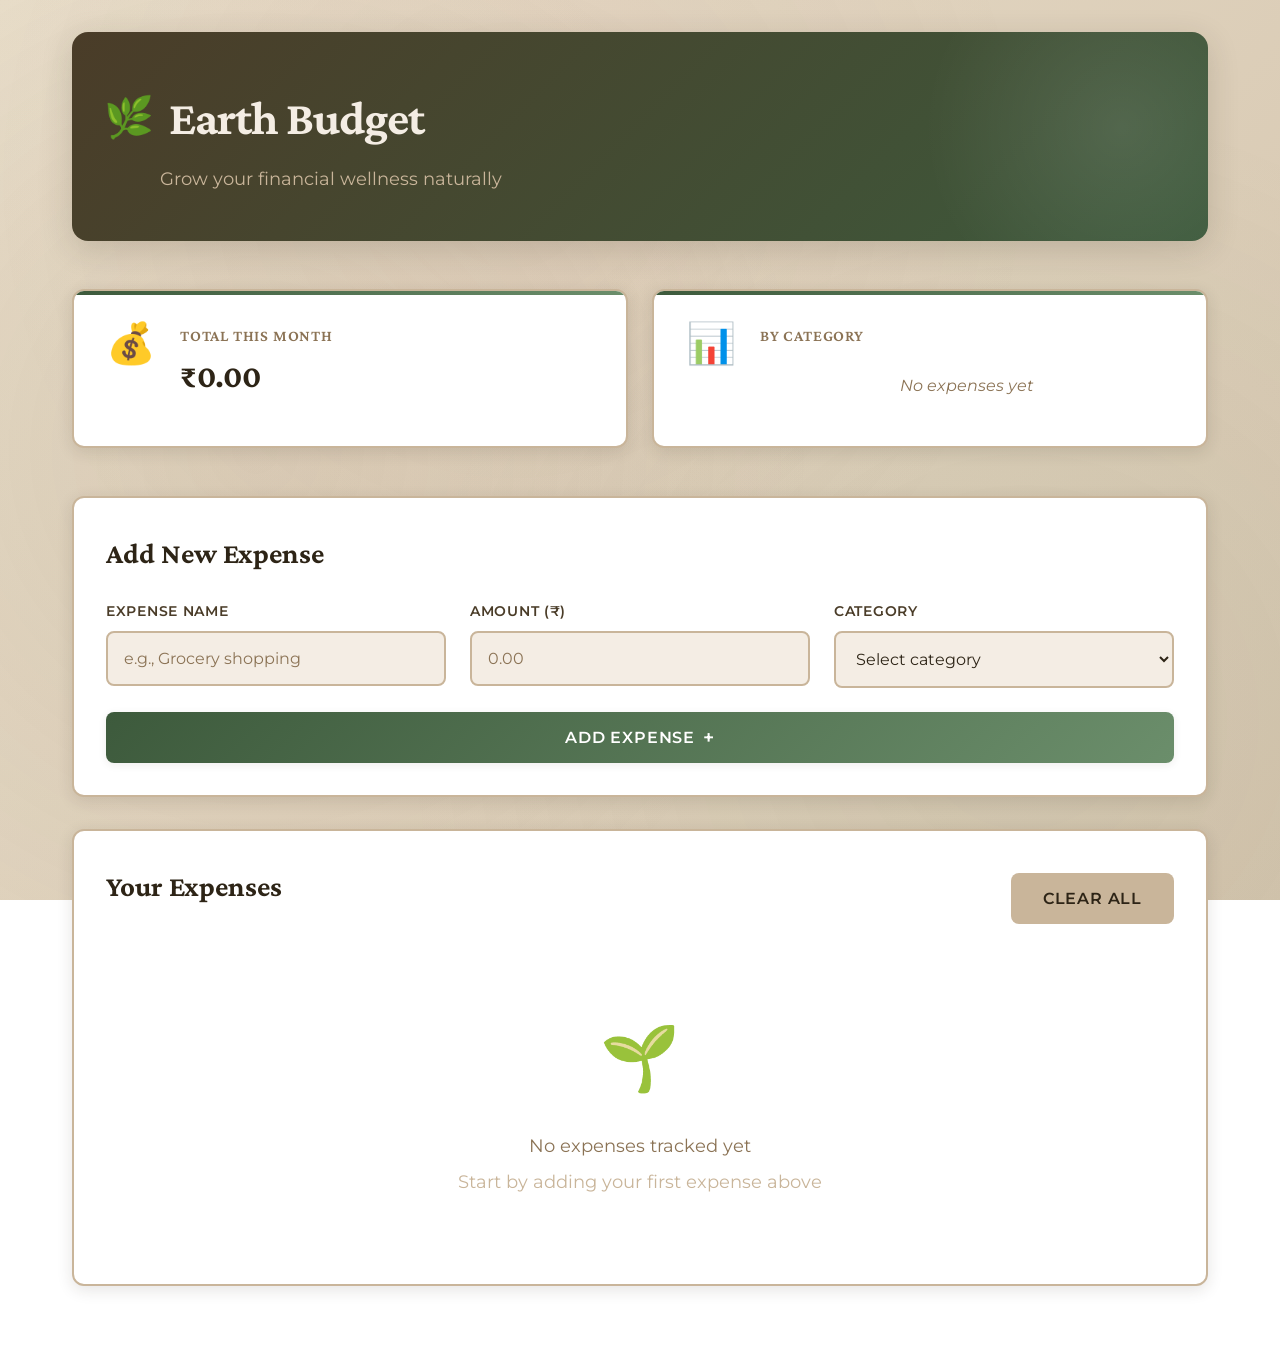
<file: budgeting/index.html>
<!DOCTYPE html>
<html lang="en">
<head>
    <meta charset="UTF-8">
    <meta name="viewport" content="width=device-width, initial-scale=1.0">
    <title>Earth Budget - Your Natural Finance Tracker</title>
    <link rel="stylesheet" href="styles.css">
    <link rel="preconnect" href="https://fonts.googleapis.com">
    <link rel="preconnect" href="https://fonts.gstatic.com" crossorigin>
    <link href="https://fonts.googleapis.com/css2?family=Crimson+Pro:wght@400;600;700&family=Montserrat:wght@400;500;600&display=swap" rel="stylesheet">
</head>
<body>
    <div class="app-container">
        <!-- Header -->
        <header class="app-header">
            <div class="header-content">
                <h1 class="app-title">
                    <span class="leaf-icon">🌿</span>
                    Earth Budget
                </h1>
                <p class="app-subtitle">Grow your financial wellness naturally</p>
            </div>
        </header>

        <!-- Main Content -->
        <main class="main-content">
            <!-- Summary Cards -->
            <section class="summary-section">
                <div class="summary-card total-card">
                    <div class="card-icon">💰</div>
                    <div class="card-content">
                        <h3 class="card-label">Total This Month</h3>
                        <p class="card-value" id="totalSpent">₹0.00</p>
                    </div>
                </div>

                <div class="summary-card categories-card">
                    <div class="card-icon">📊</div>
                    <div class="card-content">
                        <h3 class="card-label">By Category</h3>
                        <div id="categoryBreakdown" class="category-breakdown">
                            <p class="empty-state">No expenses yet</p>
                        </div>
                    </div>
                </div>
            </section>

            <!-- Add Expense Form -->
            <section class="add-expense-section">
                <h2 class="section-title">Add New Expense</h2>
                <form id="expenseForm" class="expense-form">
                    <div class="form-row">
                        <div class="form-group">
                            <label for="expenseName">Expense Name</label>
                            <input 
                                type="text" 
                                id="expenseName" 
                                name="expenseName" 
                                placeholder="e.g., Grocery shopping"
                                required
                            >
                        </div>

                        <div class="form-group">
                            <label for="expenseAmount">Amount (₹)</label>
                            <input 
                                type="number" 
                                id="expenseAmount" 
                                name="expenseAmount" 
                                placeholder="0.00"
                                step="0.01"
                                min="0"
                                required
                            >
                        </div>

                        <div class="form-group">
                            <label for="expenseCategory">Category</label>
                            <select id="expenseCategory" name="expenseCategory" required>
                                <option value="">Select category</option>
                                <option value="food">🍎 Food & Dining</option>
                                <option value="health">💊 Health & Wellness</option>
                                <option value="transport">🚗 Transportation</option>
                                <option value="entertainment">🎬 Entertainment</option>
                                <option value="utilities">💡 Utilities</option>
                                <option value="shopping">🛍️ Shopping</option>
                                <option value="education">📚 Education</option>
                                <option value="other">🌍 Other</option>
                            </select>
                        </div>
                    </div>

                    <button type="submit" class="btn btn-primary" id="submitBtn">
                        <span class="btn-text">Add Expense</span>
                        <span class="btn-icon">+</span>
                    </button>
                </form>
            </section>

            <!-- Expenses List -->
            <section class="expenses-section">
                <div class="section-header">
                    <h2 class="section-title">Your Expenses</h2>
                    <button class="btn btn-secondary" id="clearAllBtn">Clear All</button>
                </div>
                
                <div id="expensesList" class="expenses-list">
                    <div class="empty-state-large">
                        <div class="empty-icon">🌱</div>
                        <p>No expenses tracked yet</p>
                        <p class="empty-subtitle">Start by adding your first expense above</p>
                    </div>
                </div>
            </section>
        </main>
    </div>

    <!-- Edit Modal -->
    <div id="editModal" class="modal">
        <div class="modal-content">
            <div class="modal-header">
                <h2>Edit Expense</h2>
                <button class="close-modal" id="closeModal">&times;</button>
            </div>
            <form id="editExpenseForm" class="expense-form">
                <div class="form-group">
                    <label for="editExpenseName">Expense Name</label>
                    <input 
                        type="text" 
                        id="editExpenseName" 
                        name="editExpenseName" 
                        required
                    >
                </div>

                <div class="form-group">
                    <label for="editExpenseAmount">Amount (₹)</label>
                    <input 
                        type="number" 
                        id="editExpenseAmount" 
                        name="editExpenseAmount" 
                        step="0.01"
                        min="0"
                        required
                    >
                </div>

                <div class="form-group">
                    <label for="editExpenseCategory">Category</label>
                    <select id="editExpenseCategory" name="editExpenseCategory" required>
                        <option value="food">🍎 Food & Dining</option>
                        <option value="health">💊 Health & Wellness</option>
                        <option value="transport">🚗 Transportation</option>
                        <option value="entertainment">🎬 Entertainment</option>
                        <option value="utilities">💡 Utilities</option>
                        <option value="shopping">🛍️ Shopping</option>
                        <option value="education">📚 Education</option>
                        <option value="other">🌍 Other</option>
                    </select>
                </div>

                <div class="modal-actions">
                    <button type="button" class="btn btn-secondary" id="cancelEdit">Cancel</button>
                    <button type="submit" class="btn btn-primary">Save Changes</button>
                </div>
            </form>
        </div>
    </div>

    <script src="script.js"></script>
</body>
</html>
</file>
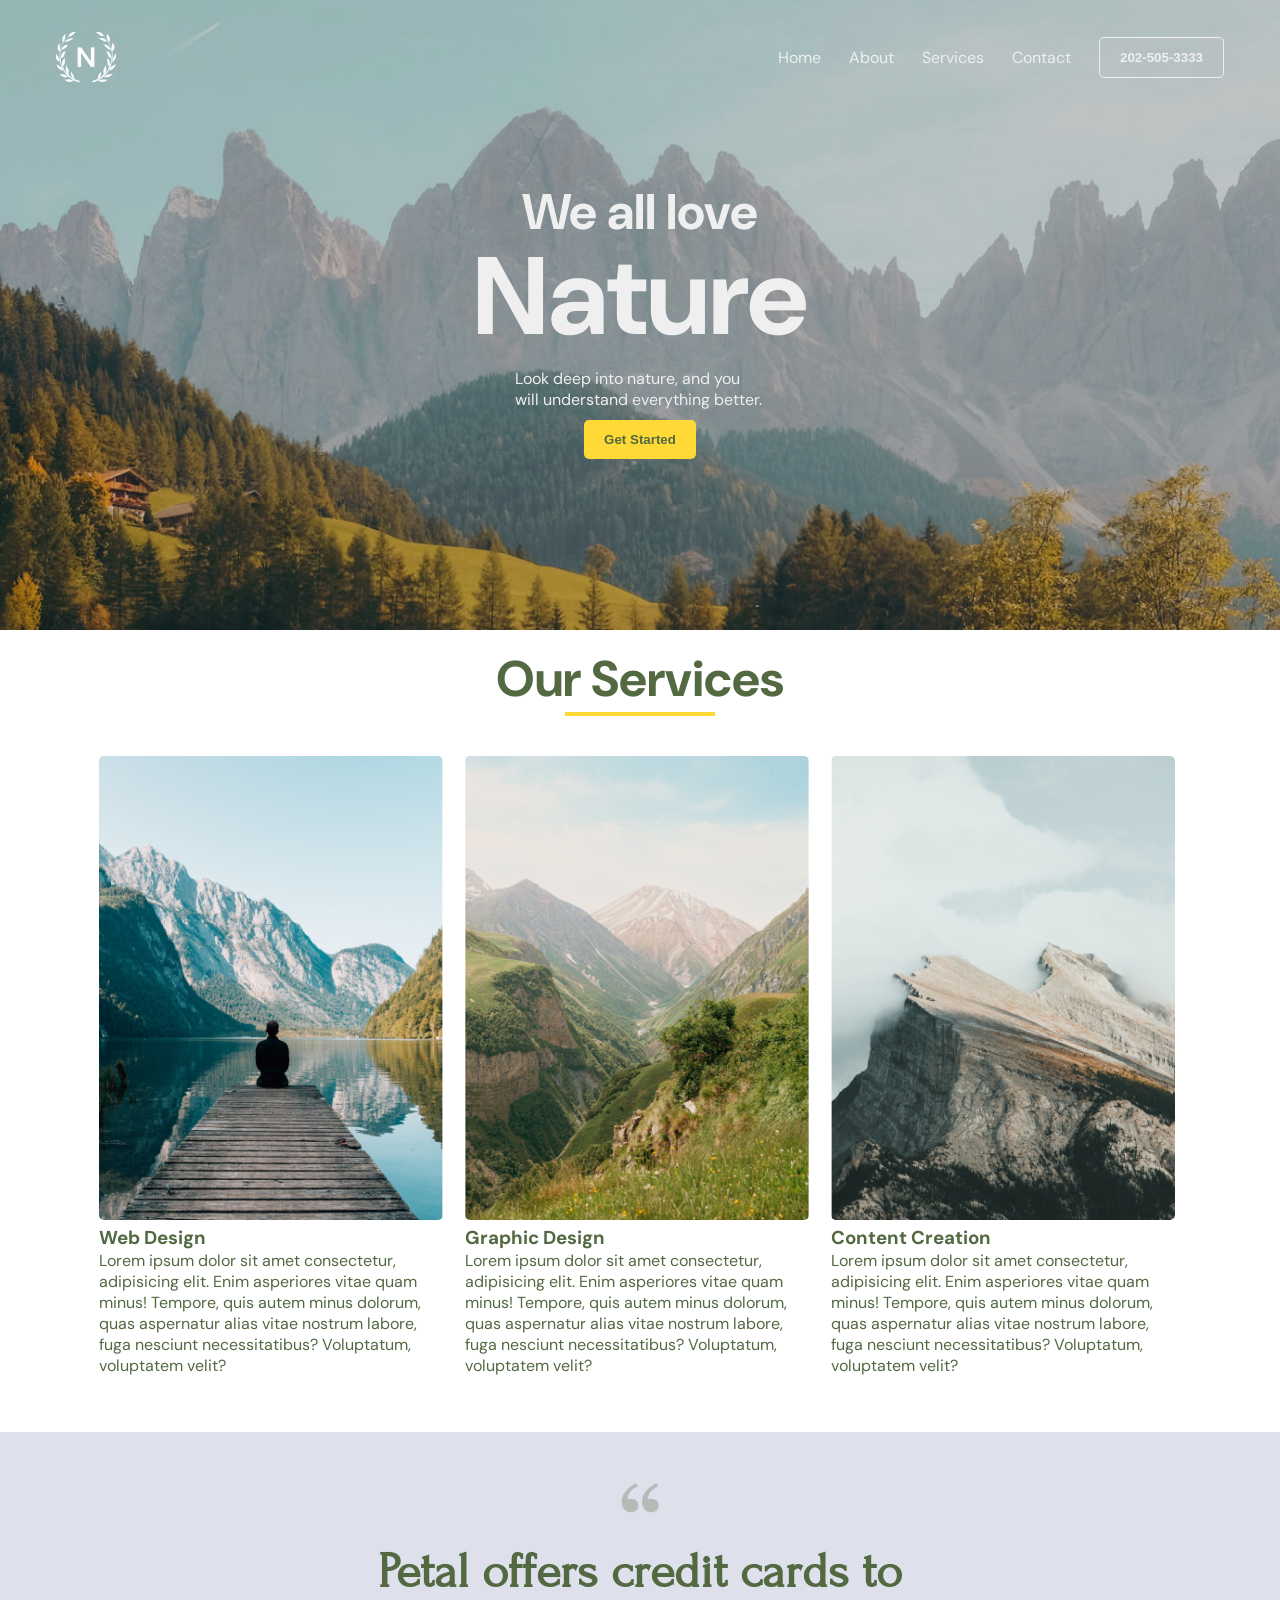
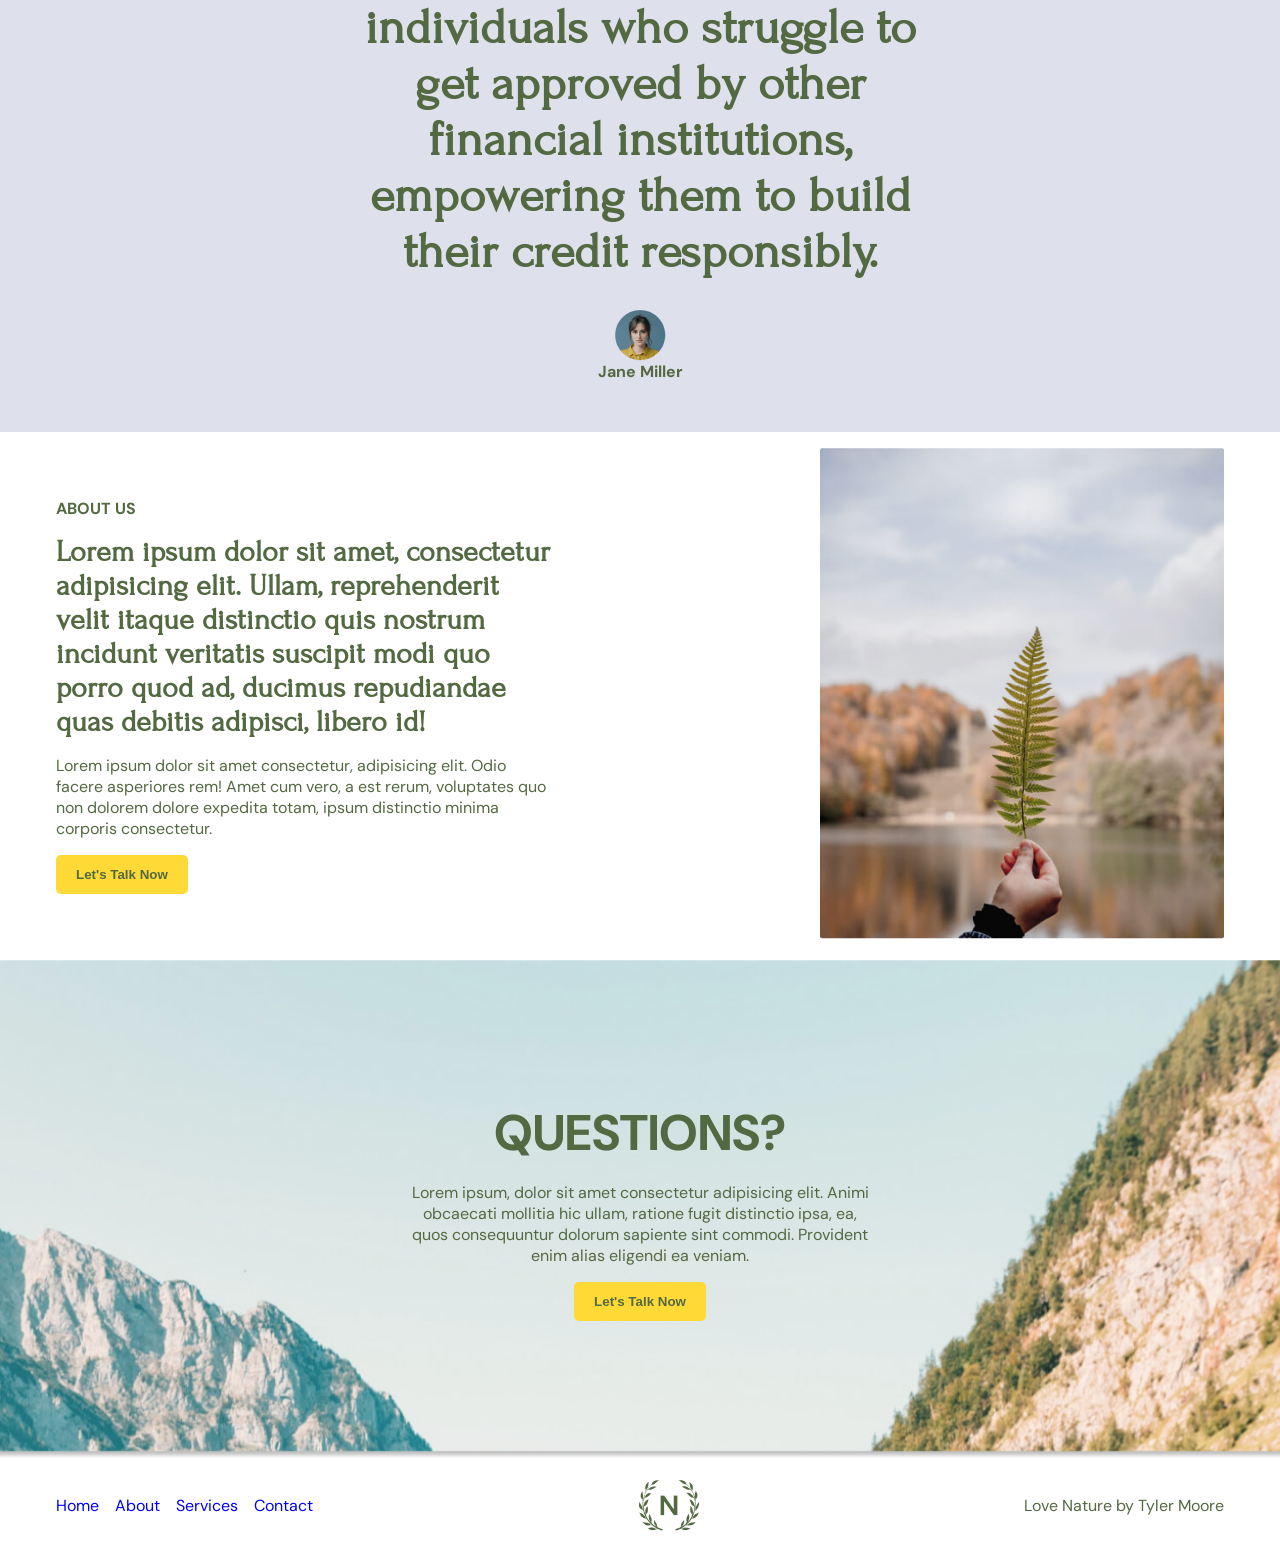
<file: Nature/index.html>
<!DOCTYPE html>
<html lang="en">

<head>
    <meta charset="UTF-8">
    <meta name="viewport" content="width=device-width, initial-scale=1.0">
    <title>Nature</title>
    <link rel="stylesheet" href="styles.css">
    <link rel="preconnect" href="https://fonts.googleapis.com">
    <link rel="preconnect" href="https://fonts.gstatic.com" crossorigin>
    <link
        href="https://fonts.googleapis.com/css2?family=DM+Sans:ital,opsz,wght@0,9..40,100..1000;1,9..40,100..1000&family=Forum&display=swap"
        rel="stylesheet">
</head>

<body>
    <div id="main">
        <div class="container">
            <nav>
                <img src="./img/logo.png" alt="" class="logo">
                <ul class="nav-list">
                    <li><a href="#">Home</a></li>
                    <li><a href="#">About</a></li>
                    <li><a href="#">Services</a></li>
                    <li><a href="#">Contact</a></li>
                    <li><button class="btn btn-secondary">202-505-3333</button></li>
                </ul>
                <img src="img/menu.svg" alt="" class="menu-btn">
            </nav>

            <div class="main-content">
                <h1 class="intro-heading">
                    We all love
                </h1>
                <h1 class="main-heading">
                    Nature
                </h1>
                <p>
                    Look deep into nature, and you will understand everything better.
                </p>
                <button class="btn btn-primary">Get Started</button>
            </div>
        </div>
    </div>

    <section id="services">
        <div class="container">
            <div class="section-title">
                <h1>Our Services</h1>
                <div class="line"></div>
            </div>
            <div class="services">
                <div class="service">
                    <img src="./img/service-1.png" alt="">
                    <h3>Web Design</h3>
                    <p>Lorem ipsum dolor sit amet consectetur, adipisicing elit. Enim asperiores vitae quam minus!
                        Tempore, quis autem minus dolorum, quas aspernatur alias vitae nostrum labore, fuga nesciunt
                        necessitatibus? Voluptatum, voluptatem velit?</p>
                </div>
                <div class="service">
                    <img src="./img/service-2.png" alt="">
                    <h3>Graphic Design</h3>
                    <p>Lorem ipsum dolor sit amet consectetur, adipisicing elit. Enim asperiores vitae quam minus!
                        Tempore, quis autem minus dolorum, quas aspernatur alias vitae nostrum labore, fuga nesciunt
                        necessitatibus? Voluptatum, voluptatem velit?</p>
                </div>
                <div class="service">
                    <img src="./img/service-3.png" alt="">
                    <h3>Content Creation</h3>
                    <p>Lorem ipsum dolor sit amet consectetur, adipisicing elit. Enim asperiores vitae quam minus!
                        Tempore, quis autem minus dolorum, quas aspernatur alias vitae nostrum labore, fuga nesciunt
                        necessitatibus? Voluptatum, voluptatem velit?</p>
                </div>
            </div>
        </div>
    </section>

    <section id="testimonial">
        <div class="container">
            <img src="./img/quote.png" alt="">
            <h1>Petal offers credit cards to individuals who struggle to get approved by other financial institutions,
                empowering them to build their credit responsibly.</h1>
            <div class="profile">
                <img src="./img/profile.png" alt="">
                <h4>Jane Miller</h4>
            </div>
        </div>
    </section>

    <section id="about-us">
        <div class="container">
            <div class="about-content">
                <h4>ABOUT US</h4>
                <h1>Lorem ipsum dolor sit amet, consectetur adipisicing elit. Ullam, reprehenderit velit itaque
                    distinctio quis nostrum incidunt veritatis suscipit modi quo porro quod ad, ducimus repudiandae quas
                    debitis adipisci, libero id!</h1>
                <p>
                    Lorem ipsum dolor sit amet consectetur, adipisicing elit. Odio facere asperiores rem! Amet cum vero,
                    a est rerum, voluptates quo non dolorem dolore expedita totam, ipsum distinctio minima corporis
                    consectetur.
                </p>
                <button class="btn btn-primary">
                    Let's Talk Now
                </button>
            </div>

            <div class="about-image">
                <img src="img/about.png" alt="">
            </div>
        </div>
    </section>

    <section id="questions">
        <div class="container">
            <h1>QUESTIONS?</h1>
            <p>
                Lorem ipsum, dolor sit amet consectetur adipisicing elit. Animi obcaecati mollitia hic ullam, ratione
                fugit distinctio ipsa, ea, quos consequuntur dolorum sapiente sint commodi. Provident enim alias
                eligendi ea veniam.
            </p>
            <button class="btn btn-primary">Let's Talk Now</button>
        </div>
    </section>

    <footer>
        <div class="container">
            <ul class="footer-links">
                <li><a href="#">Home</a></li>
                <li><a href="#">About</a></li>
                <li><a href="#">Services</a></li>
                <li><a href="#">Contact</a></li>
            </ul>
            <img src="img/logo-colored.png" alt="" class="footer-logo">
            <p>Love Nature by Tyler Moore</p>
        </div>
    </footer>

    <script>
        const navBtn = document.querySelector('.menu-btn')
        const navList = document.querySelector('.nav-list')

        navBtn.addEventListener('click', () => {
            navList.classList.toggle('active')
        })
    </script>

</body>

</html>
</file>
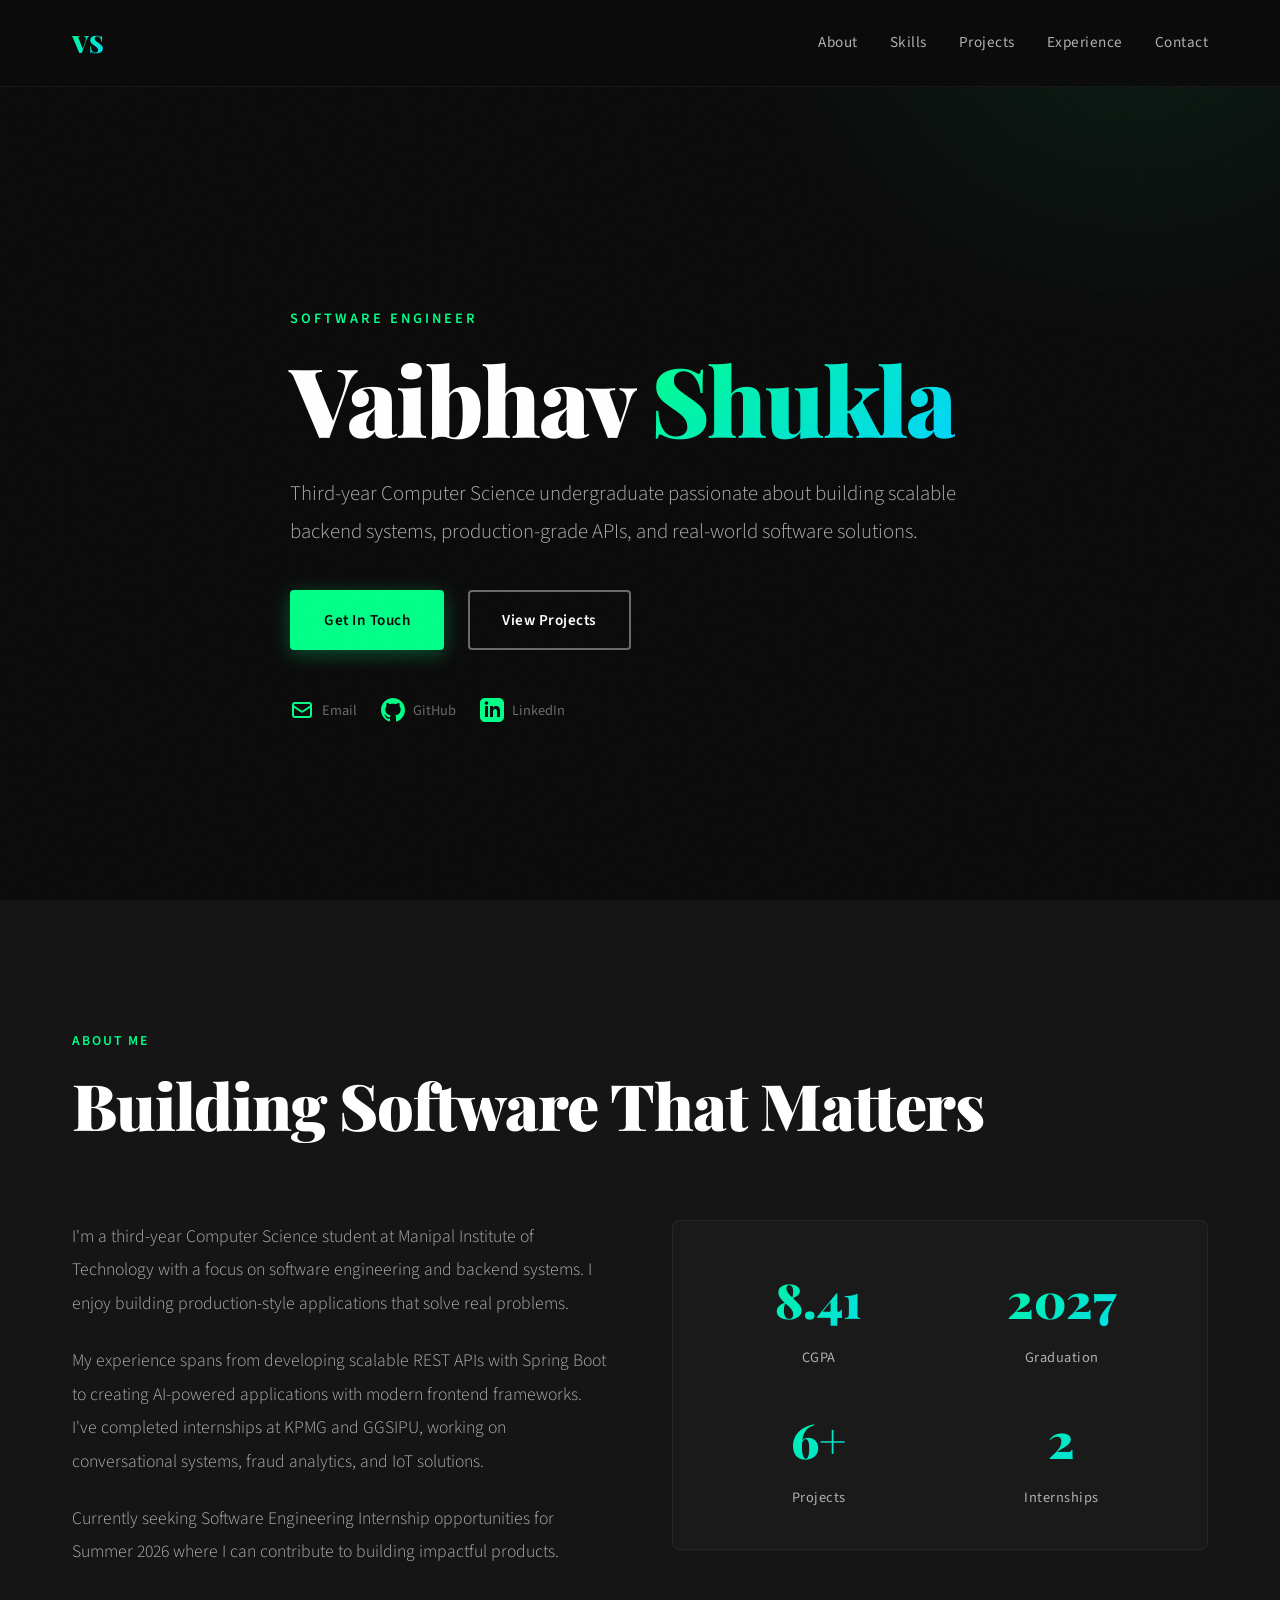
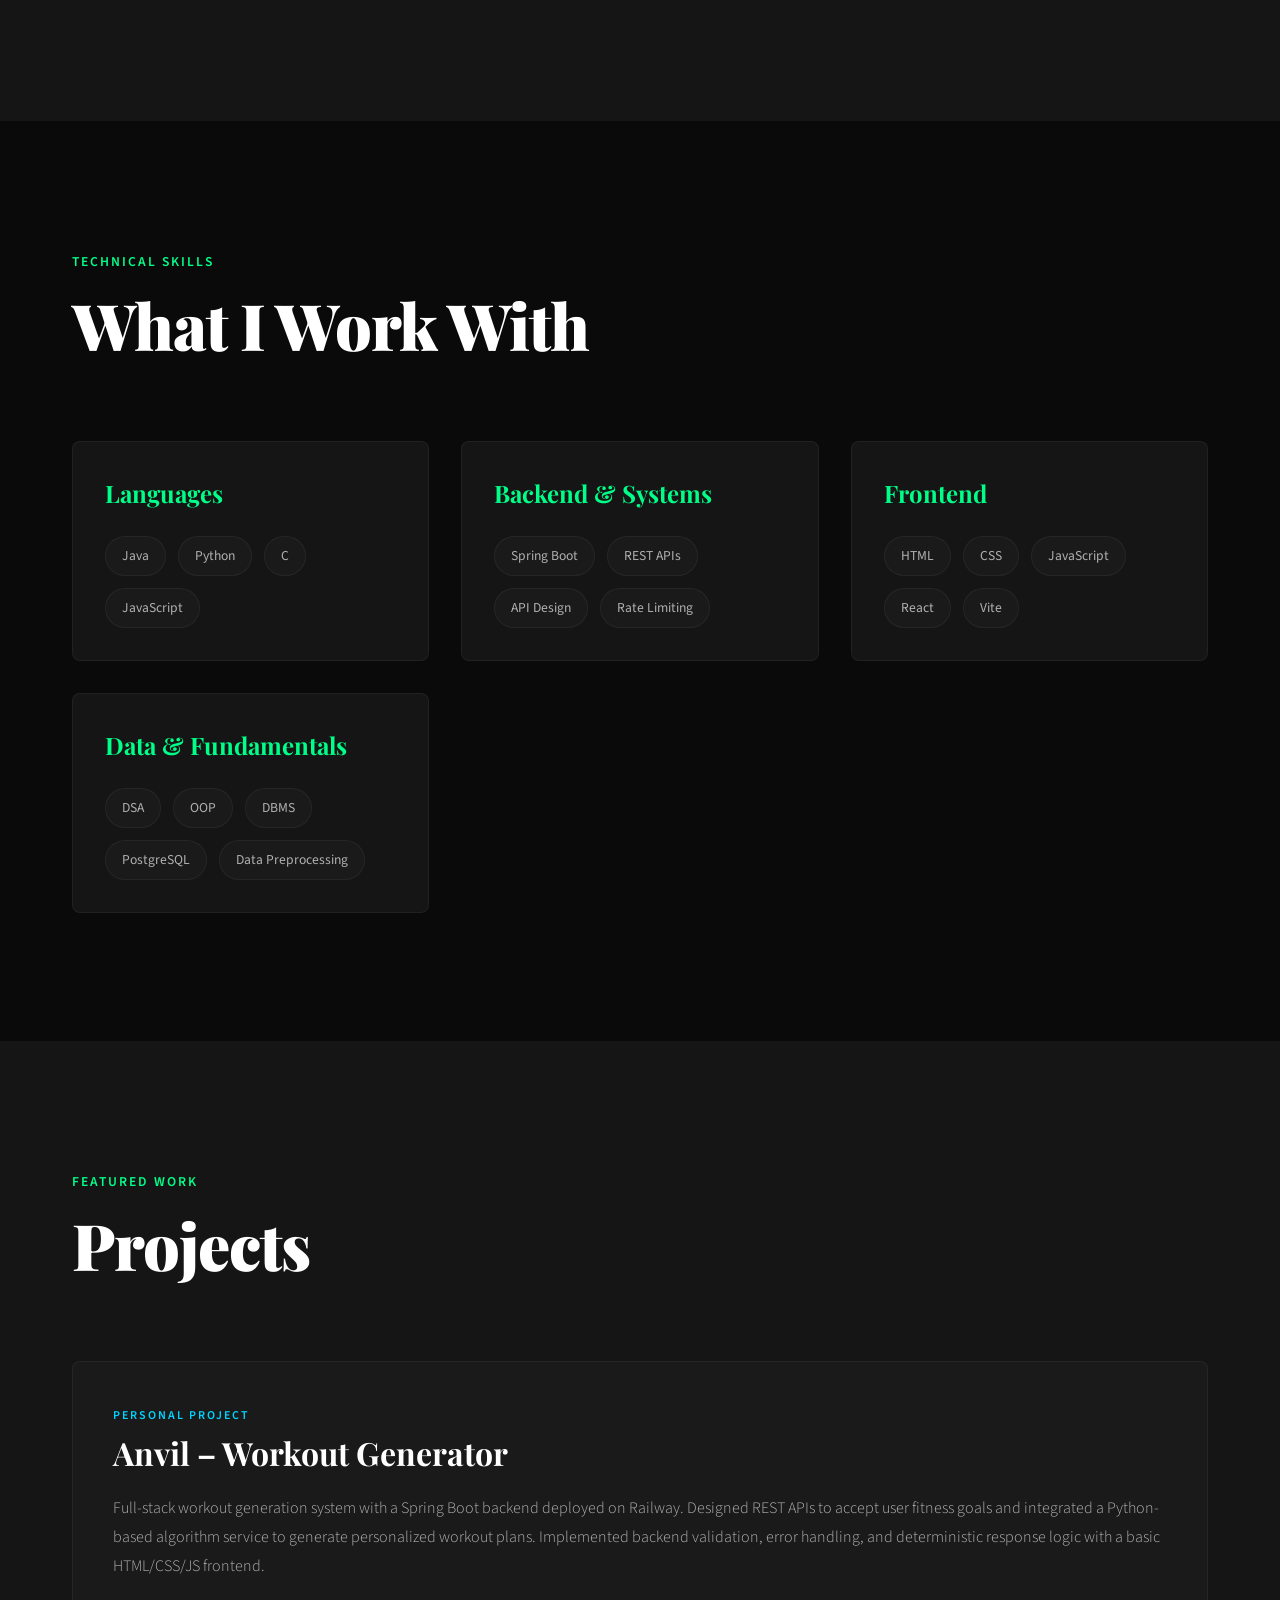
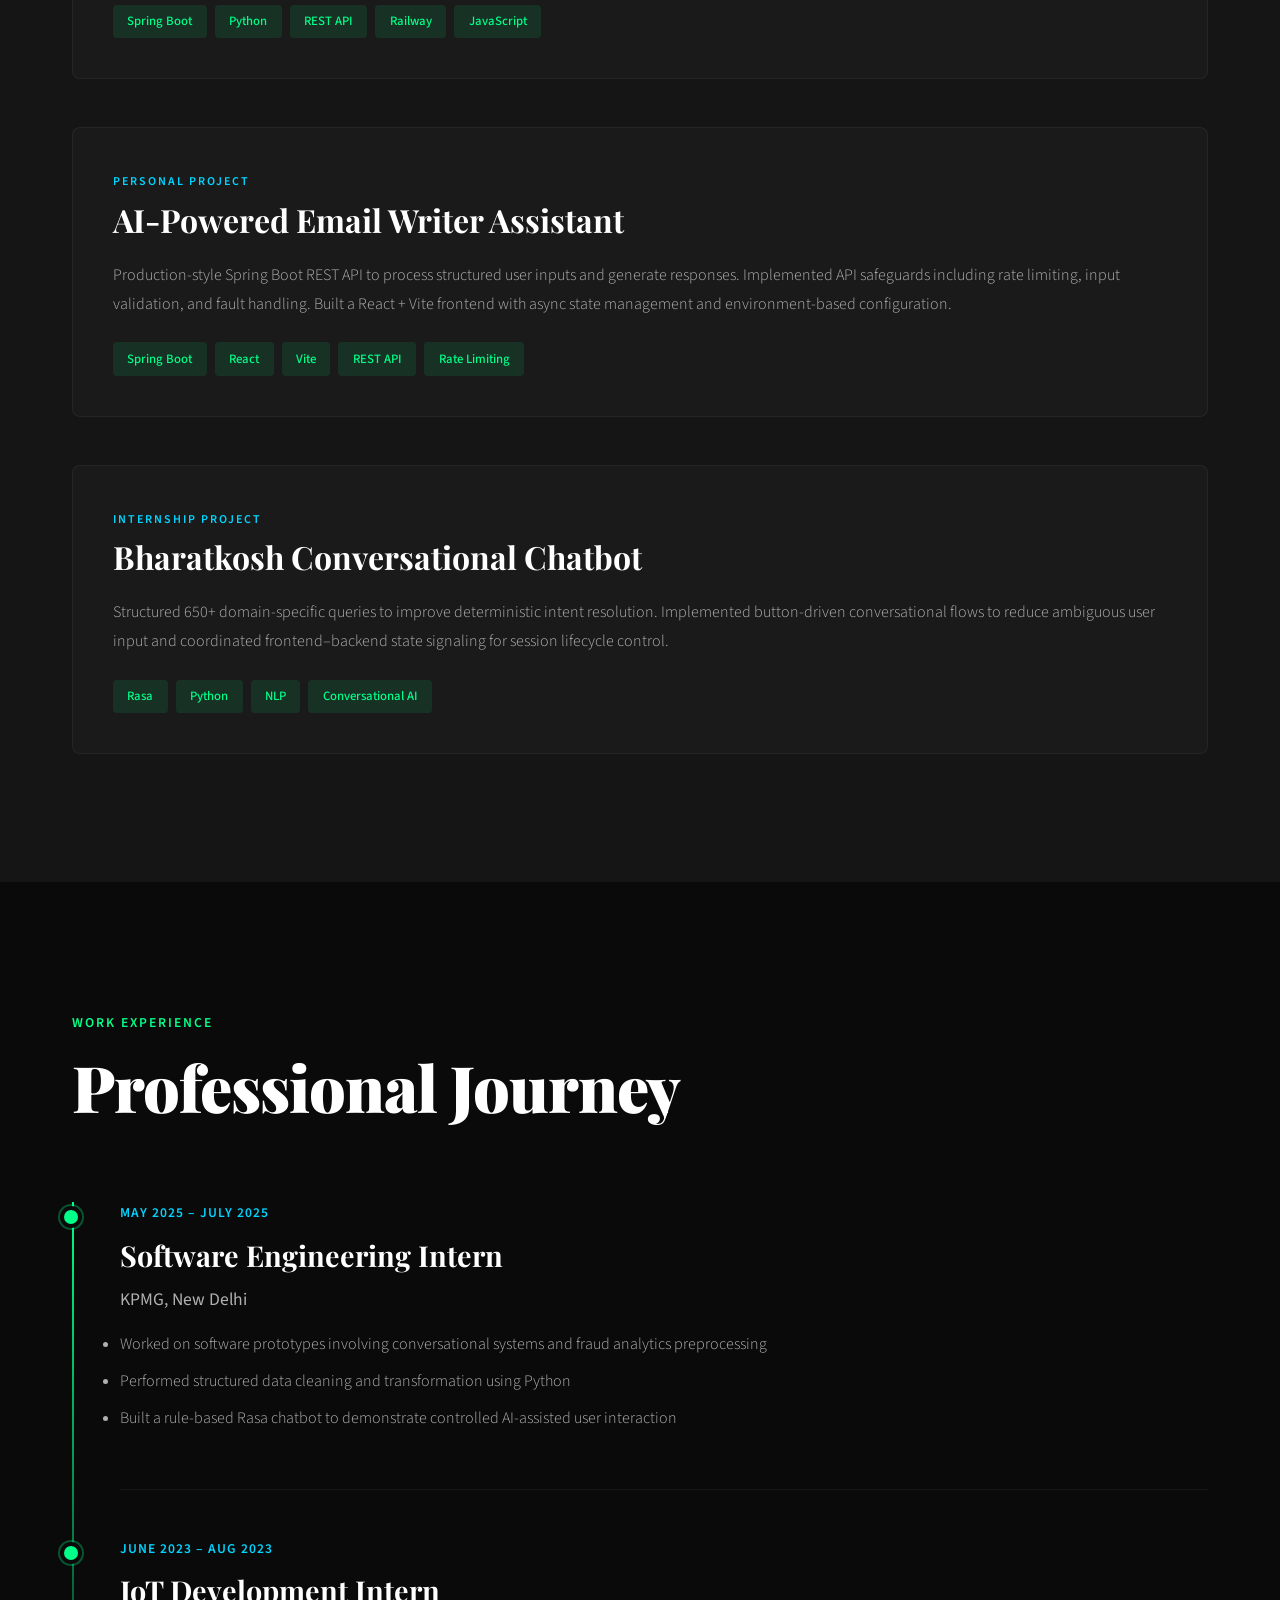
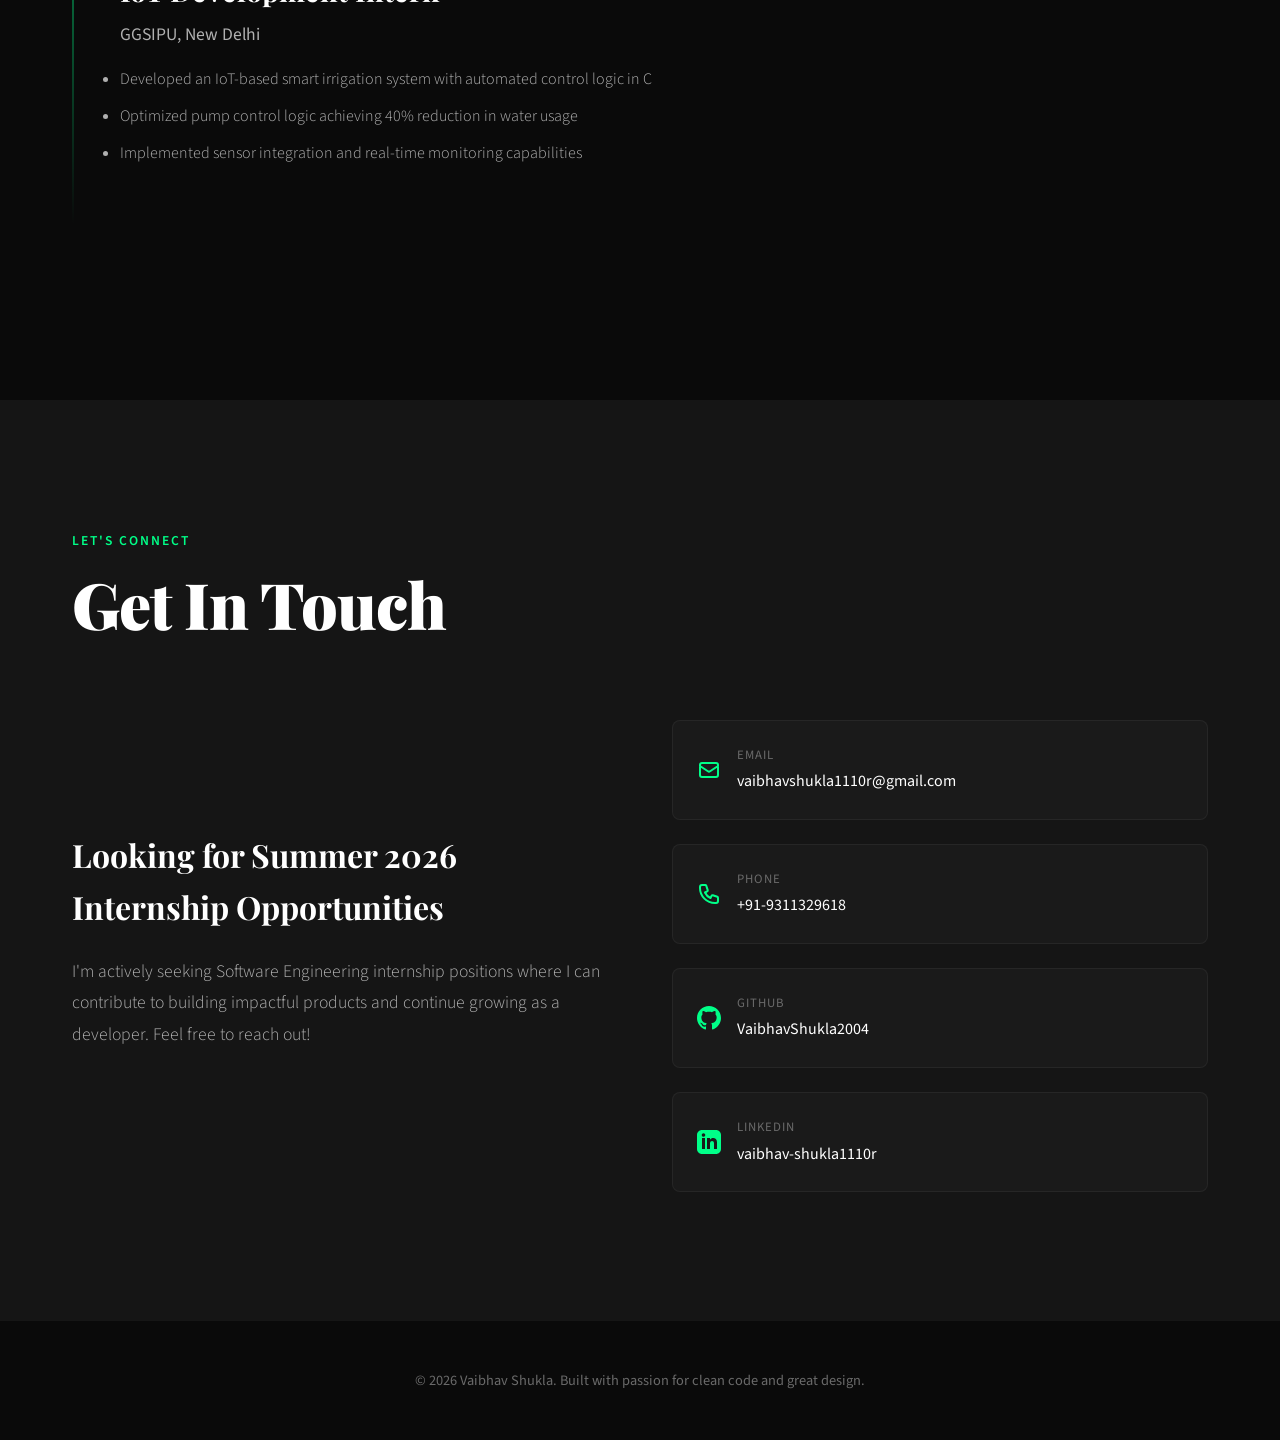
<file: Portfolio/index.html>
<!DOCTYPE html>
<html lang="en">
<head>
    <meta charset="UTF-8">
    <meta name="viewport" content="width=device-width, initial-scale=1.0">
    <title>Vaibhav Shukla - Software Engineer</title>
    <link rel="preconnect" href="https://fonts.googleapis.com">
    <link rel="preconnect" href="https://fonts.gstatic.com" crossorigin>
    <link href="https://fonts.googleapis.com/css2?family=Playfair+Display:wght@700;900&family=Source+Sans+3:wght@300;400;600&display=swap" rel="stylesheet">
    <link rel="stylesheet" href="styles.css">
</head>
<body>
    <div class="grain-overlay"></div>

    <!-- Navigation -->
    <nav>
        <div class="container">
            <div class="logo">VS</div>
            <ul class="nav-links">
                <li><a href="#about">About</a></li>
                <li><a href="#skills">Skills</a></li>
                <li><a href="#projects">Projects</a></li>
                <li><a href="#experience">Experience</a></li>
                <li><a href="#contact">Contact</a></li>
            </ul>
        </div>
    </nav>

    <!-- Hero Section -->
    <section class="hero">
        <div class="container">
            <div class="hero-content">
                <span class="hero-label">Software Engineer</span>
                <h1>Vaibhav <span class="highlight">Shukla</span></h1>
                <p class="hero-subtitle">
                    Third-year Computer Science undergraduate passionate about building scalable backend systems, 
                    production-grade APIs, and real-world software solutions.
                </p>
                <div class="cta-buttons">
                    <a href="#contact" class="btn btn-primary">Get In Touch</a>
                    <a href="#projects" class="btn btn-secondary">View Projects</a>
                </div>
                <div class="social-links">
                    <a href="mailto:vaibhavshukla1110r@gmail.com">
                        <svg class="contact-icon" fill="none" stroke="currentColor" viewBox="0 0 24 24">
                            <path stroke-linecap="round" stroke-linejoin="round" stroke-width="2" d="M3 8l7.89 5.26a2 2 0 002.22 0L21 8M5 19h14a2 2 0 002-2V7a2 2 0 00-2-2H5a2 2 0 00-2 2v10a2 2 0 002 2z"></path>
                        </svg>
                        Email
                    </a>
                    <a href="https://github.com/VaibhavShukla2004" target="_blank">
                        <svg class="contact-icon" fill="currentColor" viewBox="0 0 24 24">
                            <path d="M12 0c-6.626 0-12 5.373-12 12 0 5.302 3.438 9.8 8.207 11.387.599.111.793-.261.793-.577v-2.234c-3.338.726-4.033-1.416-4.033-1.416-.546-1.387-1.333-1.756-1.333-1.756-1.089-.745.083-.729.083-.729 1.205.084 1.839 1.237 1.839 1.237 1.07 1.834 2.807 1.304 3.492.997.107-.775.418-1.305.762-1.604-2.665-.305-5.467-1.334-5.467-5.931 0-1.311.469-2.381 1.236-3.221-.124-.303-.535-1.524.117-3.176 0 0 1.008-.322 3.301 1.23.957-.266 1.983-.399 3.003-.404 1.02.005 2.047.138 3.006.404 2.291-1.552 3.297-1.23 3.297-1.23.653 1.653.242 2.874.118 3.176.77.84 1.235 1.911 1.235 3.221 0 4.609-2.807 5.624-5.479 5.921.43.372.823 1.102.823 2.222v3.293c0 .319.192.694.801.576 4.765-1.589 8.199-6.086 8.199-11.386 0-6.627-5.373-12-12-12z"/>
                        </svg>
                        GitHub
                    </a>
                    <a href="https://www.linkedin.com/in/vaibhav-shukla1110r/" target="_blank">
                        <svg class="contact-icon" fill="currentColor" viewBox="0 0 24 24">
                            <path d="M19 0h-14c-2.761 0-5 2.239-5 5v14c0 2.761 2.239 5 5 5h14c2.762 0 5-2.239 5-5v-14c0-2.761-2.238-5-5-5zm-11 19h-3v-11h3v11zm-1.5-12.268c-.966 0-1.75-.79-1.75-1.764s.784-1.764 1.75-1.764 1.75.79 1.75 1.764-.783 1.764-1.75 1.764zm13.5 12.268h-3v-5.604c0-3.368-4-3.113-4 0v5.604h-3v-11h3v1.765c1.396-2.586 7-2.777 7 2.476v6.759z"/>
                        </svg>
                        LinkedIn
                    </a>
                </div>
            </div>
        </div>
    </section>

    <!-- About Section -->
    <section id="about">
        <div class="container">
            <div class="section-header reveal">
                <span class="section-label">About Me</span>
                <h2 class="section-title">Building Software That Matters</h2>
            </div>
            <div class="about-content reveal">
                <div class="about-text">
                    <p>
                        I'm a third-year Computer Science student at Manipal Institute of Technology with a focus on 
                        software engineering and backend systems. I enjoy building production-style applications that 
                        solve real problems.
                    </p>
                    <p>
                        My experience spans from developing scalable REST APIs with Spring Boot to creating AI-powered 
                        applications with modern frontend frameworks. I've completed internships at KPMG and GGSIPU, 
                        working on conversational systems, fraud analytics, and IoT solutions.
                    </p>
                    <p>
                        Currently seeking Software Engineering Internship opportunities for Summer 2026 where I can 
                        contribute to building impactful products.
                    </p>
                </div>
                <div class="about-stats">
                    <div class="stat">
                        <div class="stat-number">8.41</div>
                        <div class="stat-label">CGPA</div>
                    </div>
                    <div class="stat">
                        <div class="stat-number">2027</div>
                        <div class="stat-label">Graduation</div>
                    </div>
                    <div class="stat">
                        <div class="stat-number">6+</div>
                        <div class="stat-label">Projects</div>
                    </div>
                    <div class="stat">
                        <div class="stat-number">2</div>
                        <div class="stat-label">Internships</div>
                    </div>
                </div>
            </div>
        </div>
    </section>

    <!-- Skills Section -->
    <section id="skills">
        <div class="container">
            <div class="section-header reveal">
                <span class="section-label">Technical Skills</span>
                <h2 class="section-title">What I Work With</h2>
            </div>
            <div class="skills-grid">
                <div class="skill-category reveal">
                    <h3>Languages</h3>
                    <div class="skill-tags">
                        <span class="skill-tag">Java</span>
                        <span class="skill-tag">Python</span>
                        <span class="skill-tag">C</span>
                        <span class="skill-tag">JavaScript</span>
                    </div>
                </div>
                <div class="skill-category reveal">
                    <h3>Backend & Systems</h3>
                    <div class="skill-tags">
                        <span class="skill-tag">Spring Boot</span>
                        <span class="skill-tag">REST APIs</span>
                        <span class="skill-tag">API Design</span>
                        <span class="skill-tag">Rate Limiting</span>
                    </div>
                </div>
                <div class="skill-category reveal">
                    <h3>Frontend</h3>
                    <div class="skill-tags">
                        <span class="skill-tag">HTML</span>
                        <span class="skill-tag">CSS</span>
                        <span class="skill-tag">JavaScript</span>
                        <span class="skill-tag">React</span>
                        <span class="skill-tag">Vite</span>
                    </div>
                </div>
                <div class="skill-category reveal">
                    <h3>Data & Fundamentals</h3>
                    <div class="skill-tags">
                        <span class="skill-tag">DSA</span>
                        <span class="skill-tag">OOP</span>
                        <span class="skill-tag">DBMS</span>
                        <span class="skill-tag">PostgreSQL</span>
                        <span class="skill-tag">Data Preprocessing</span>
                    </div>
                </div>
            </div>
        </div>
    </section>

    <!-- Projects Section -->
    <section id="projects">
        <div class="container">
            <div class="section-header reveal">
                <span class="section-label">Featured Work</span>
                <h2 class="section-title">Projects</h2>
            </div>
            <div class="projects-grid">
                <div class="project-card reveal">
                    <div class="project-content">
                        <span class="project-label">Personal Project</span>
                        <h3>Anvil – Workout Generator</h3>
                        <p class="project-description">
                            Full-stack workout generation system with a Spring Boot backend deployed on Railway. 
                            Designed REST APIs to accept user fitness goals and integrated a Python-based algorithm 
                            service to generate personalized workout plans. Implemented backend validation, error 
                            handling, and deterministic response logic with a basic HTML/CSS/JS frontend.
                        </p>
                        <div class="project-tech">
                            <span class="tech-tag">Spring Boot</span>
                            <span class="tech-tag">Python</span>
                            <span class="tech-tag">REST API</span>
                            <span class="tech-tag">Railway</span>
                            <span class="tech-tag">JavaScript</span>
                        </div>
                    </div>
                </div>

                <div class="project-card reveal">
                    <div class="project-content">
                        <span class="project-label">Personal Project</span>
                        <h3>AI-Powered Email Writer Assistant</h3>
                        <p class="project-description">
                            Production-style Spring Boot REST API to process structured user inputs and generate 
                            responses. Implemented API safeguards including rate limiting, input validation, and 
                            fault handling. Built a React + Vite frontend with async state management and 
                            environment-based configuration.
                        </p>
                        <div class="project-tech">
                            <span class="tech-tag">Spring Boot</span>
                            <span class="tech-tag">React</span>
                            <span class="tech-tag">Vite</span>
                            <span class="tech-tag">REST API</span>
                            <span class="tech-tag">Rate Limiting</span>
                        </div>
                    </div>
                </div>

                <div class="project-card reveal">
                    <div class="project-content">
                        <span class="project-label">Internship Project</span>
                        <h3>Bharatkosh Conversational Chatbot</h3>
                        <p class="project-description">
                            Structured 650+ domain-specific queries to improve deterministic intent resolution. 
                            Implemented button-driven conversational flows to reduce ambiguous user input and 
                            coordinated frontend–backend state signaling for session lifecycle control.
                        </p>
                        <div class="project-tech">
                            <span class="tech-tag">Rasa</span>
                            <span class="tech-tag">Python</span>
                            <span class="tech-tag">NLP</span>
                            <span class="tech-tag">Conversational AI</span>
                        </div>
                    </div>
                </div>
            </div>
        </div>
    </section>

    <!-- Experience Section -->
    <section id="experience">
        <div class="container">
            <div class="section-header reveal">
                <span class="section-label">Work Experience</span>
                <h2 class="section-title">Professional Journey</h2>
            </div>
            <div class="timeline">
                <div class="timeline-item reveal">
                    <div class="timeline-date">MAY 2025 – JULY 2025</div>
                    <h3>Software Engineering Intern</h3>
                    <div class="timeline-company">KPMG, New Delhi</div>
                    <ul class="timeline-description">
                        <li>Worked on software prototypes involving conversational systems and fraud analytics preprocessing</li>
                        <li>Performed structured data cleaning and transformation using Python</li>
                        <li>Built a rule-based Rasa chatbot to demonstrate controlled AI-assisted user interaction</li>
                    </ul>
                </div>

                <div class="timeline-item reveal">
                    <div class="timeline-date">JUNE 2023 – AUG 2023</div>
                    <h3>IoT Development Intern</h3>
                    <div class="timeline-company">GGSIPU, New Delhi</div>
                    <ul class="timeline-description">
                        <li>Developed an IoT-based smart irrigation system with automated control logic in C</li>
                        <li>Optimized pump control logic achieving 40% reduction in water usage</li>
                        <li>Implemented sensor integration and real-time monitoring capabilities</li>
                    </ul>
                </div>
            </div>
        </div>
    </section>

    <!-- Contact Section -->
    <section id="contact">
        <div class="container">
            <div class="section-header reveal">
                <span class="section-label">Let's Connect</span>
                <h2 class="section-title">Get In Touch</h2>
            </div>
            <div class="contact-content">
                <div class="contact-info reveal">
                    <h3>Looking for Summer 2026 Internship Opportunities</h3>
                    <p>
                        I'm actively seeking Software Engineering internship positions where I can contribute 
                        to building impactful products and continue growing as a developer. Feel free to reach out!
                    </p>
                </div>
                <div class="contact-methods reveal">
                    <a href="mailto:vaibhavshukla1110r@gmail.com" class="contact-method">
                        <svg class="contact-icon" fill="none" stroke="currentColor" viewBox="0 0 24 24">
                            <path stroke-linecap="round" stroke-linejoin="round" stroke-width="2" d="M3 8l7.89 5.26a2 2 0 002.22 0L21 8M5 19h14a2 2 0 002-2V7a2 2 0 00-2-2H5a2 2 0 00-2 2v10a2 2 0 002 2z"></path>
                        </svg>
                        <div class="contact-method-info">
                            <div class="contact-method-label">Email</div>
                            <div class="contact-method-value">vaibhavshukla1110r@gmail.com</div>
                        </div>
                    </a>

                    <a href="tel:+919311329618" class="contact-method">
                        <svg class="contact-icon" fill="none" stroke="currentColor" viewBox="0 0 24 24">
                            <path stroke-linecap="round" stroke-linejoin="round" stroke-width="2" d="M3 5a2 2 0 012-2h3.28a1 1 0 01.948.684l1.498 4.493a1 1 0 01-.502 1.21l-2.257 1.13a11.042 11.042 0 005.516 5.516l1.13-2.257a1 1 0 011.21-.502l4.493 1.498a1 1 0 01.684.949V19a2 2 0 01-2 2h-1C9.716 21 3 14.284 3 6V5z"></path>
                        </svg>
                        <div class="contact-method-info">
                            <div class="contact-method-label">Phone</div>
                            <div class="contact-method-value">+91-9311329618</div>
                        </div>
                    </a>

                    <a href="https://github.com/VaibhavShukla2004" target="_blank" class="contact-method">
                        <svg class="contact-icon" fill="currentColor" viewBox="0 0 24 24">
                            <path d="M12 0c-6.626 0-12 5.373-12 12 0 5.302 3.438 9.8 8.207 11.387.599.111.793-.261.793-.577v-2.234c-3.338.726-4.033-1.416-4.033-1.416-.546-1.387-1.333-1.756-1.333-1.756-1.089-.745.083-.729.083-.729 1.205.084 1.839 1.237 1.839 1.237 1.07 1.834 2.807 1.304 3.492.997.107-.775.418-1.305.762-1.604-2.665-.305-5.467-1.334-5.467-5.931 0-1.311.469-2.381 1.236-3.221-.124-.303-.535-1.524.117-3.176 0 0 1.008-.322 3.301 1.23.957-.266 1.983-.399 3.003-.404 1.02.005 2.047.138 3.006.404 2.291-1.552 3.297-1.23 3.297-1.23.653 1.653.242 2.874.118 3.176.77.84 1.235 1.911 1.235 3.221 0 4.609-2.807 5.624-5.479 5.921.43.372.823 1.102.823 2.222v3.293c0 .319.192.694.801.576 4.765-1.589 8.199-6.086 8.199-11.386 0-6.627-5.373-12-12-12z"/>
                        </svg>
                        <div class="contact-method-info">
                            <div class="contact-method-label">GitHub</div>
                            <div class="contact-method-value">VaibhavShukla2004</div>
                        </div>
                    </a>

                    <a href="https://www.linkedin.com/in/vaibhav-shukla1110r/" target="_blank" class="contact-method">
                        <svg class="contact-icon" fill="currentColor" viewBox="0 0 24 24">
                            <path d="M19 0h-14c-2.761 0-5 2.239-5 5v14c0 2.761 2.239 5 5 5h14c2.762 0 5-2.239 5-5v-14c0-2.761-2.238-5-5-5zm-11 19h-3v-11h3v11zm-1.5-12.268c-.966 0-1.75-.79-1.75-1.764s.784-1.764 1.75-1.764 1.75.79 1.75 1.764-.783 1.764-1.75 1.764zm13.5 12.268h-3v-5.604c0-3.368-4-3.113-4 0v5.604h-3v-11h3v1.765c1.396-2.586 7-2.777 7 2.476v6.759z"/>
                        </svg>
                        <div class="contact-method-info">
                            <div class="contact-method-label">LinkedIn</div>
                            <div class="contact-method-value">vaibhav-shukla1110r</div>
                        </div>
                    </a>
                </div>
            </div>
        </div>
    </section>

    <!-- Footer -->
    <footer>
        <div class="container">
            <p>&copy; 2026 Vaibhav Shukla. Built with passion for clean code and great design.</p>
        </div>
    </footer>

    <script src="script.js"></script>
</body>
</html>
</file>
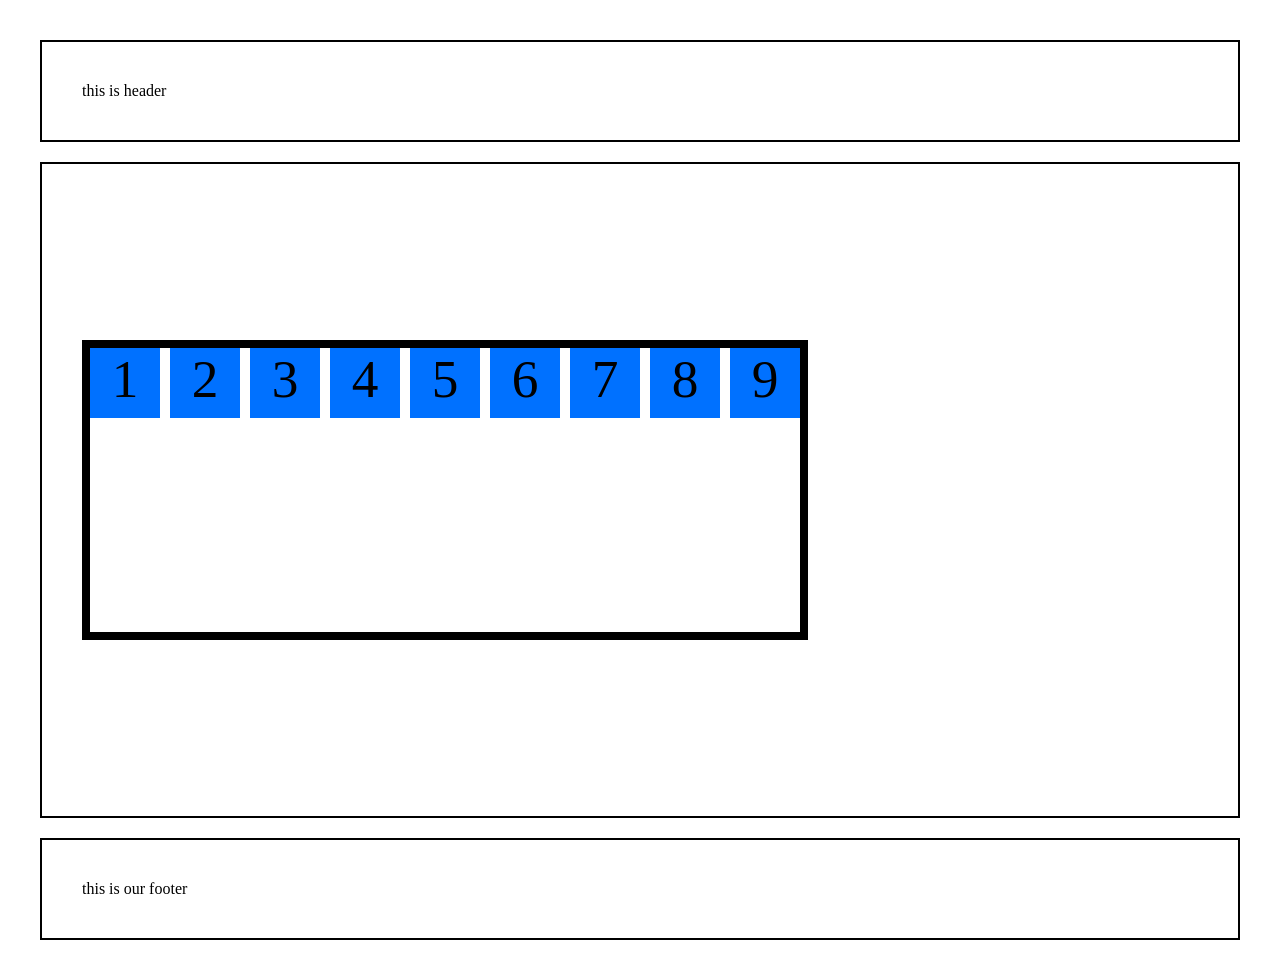
<file: Test/index.html>
<!DOCTYPE html>
<html lang="en">

<head>
    <meta charset="UTF-8">
    <meta name="viewport" content="width=device-width, initial-scale=1.0">
    <title>Document</title>
    <link rel="stylesheet" href="styles.css">
</head>

<body>
    <header>
        <div class="container">
            this is header
        </div>
    </header>

    <main>
        <div class="container">
            <div id="box-parent">
                <div class="box">1</div>
                <div class="box">2</div>
                <div class="box">3</div>
                <div class="box">4</div>
                <div class="box">5</div>
                <div class="box">6</div>
                <div class="box">7</div>
                <div class="box">8</div>
                <div class="box">9</div>
            </div>
        </div>
    </main>

    <footer>
        <div class="container">
            this is our footer
        </div>
    </footer>
</body>

</html>
</file>
<file: budgeting/styles.css>
/* ===================================
   CSS Variables - Earth Color Palette
   =================================== */
:root {
    /* Earth Tones */
    --earth-dark: #2d2416;
    --earth-brown: #4a3c28;
    --earth-tan: #8b7355;
    --earth-sand: #c9b59a;
    --earth-cream: #f4ede4;
    
    /* Nature Accents */
    --forest-green: #3d5a3c;
    --sage-green: #6b8e6b;
    --moss-green: #8faa8f;
    --clay-red: #a85a52;
    --terracotta: #c97855;
    
    /* Functional Colors */
    --success: #5a8f5a;
    --warning: #d4a574;
    --danger: #a85a52;
    
    /* Shadows & Effects */
    --shadow-sm: 0 2px 8px rgba(45, 36, 22, 0.08);
    --shadow-md: 0 4px 16px rgba(45, 36, 22, 0.12);
    --shadow-lg: 0 8px 32px rgba(45, 36, 22, 0.16);
    
    /* Typography */
    --font-display: 'Crimson Pro', serif;
    --font-body: 'Montserrat', sans-serif;
    
    /* Spacing */
    --spacing-xs: 0.5rem;
    --spacing-sm: 1rem;
    --spacing-md: 1.5rem;
    --spacing-lg: 2rem;
    --spacing-xl: 3rem;
    
    /* Border Radius */
    --radius-sm: 8px;
    --radius-md: 12px;
    --radius-lg: 16px;
    --radius-full: 9999px;
}

/* ===================================
   Global Styles
   =================================== */
* {
    margin: 0;
    padding: 0;
    box-sizing: border-box;
}

body {
    font-family: var(--font-body);
    background: linear-gradient(135deg, #e8ddc9 0%, #d4c4ad 100%);
    background-attachment: fixed;
    color: var(--earth-dark);
    line-height: 1.6;
    min-height: 100vh;
    position: relative;
    overflow-x: hidden;
}

/* Organic background texture */
body::before {
    content: '';
    position: fixed;
    top: 0;
    left: 0;
    width: 100%;
    height: 100%;
    background-image: 
        radial-gradient(circle at 20% 50%, rgba(139, 115, 85, 0.1) 0%, transparent 50%),
        radial-gradient(circle at 80% 80%, rgba(107, 142, 107, 0.08) 0%, transparent 50%),
        radial-gradient(circle at 40% 20%, rgba(168, 90, 82, 0.06) 0%, transparent 50%);
    pointer-events: none;
    z-index: 0;
}

.app-container {
    max-width: 1200px;
    margin: 0 auto;
    padding: var(--spacing-lg);
    position: relative;
    z-index: 1;
}

/* ===================================
   Header Styles
   =================================== */
.app-header {
    background: linear-gradient(135deg, var(--earth-brown) 0%, var(--forest-green) 100%);
    padding: var(--spacing-xl) var(--spacing-lg);
    border-radius: var(--radius-lg);
    box-shadow: var(--shadow-lg);
    margin-bottom: var(--spacing-xl);
    position: relative;
    overflow: hidden;
}

.app-header::before {
    content: '';
    position: absolute;
    top: -50%;
    right: -10%;
    width: 400px;
    height: 400px;
    background: radial-gradient(circle, rgba(255, 255, 255, 0.1) 0%, transparent 70%);
    border-radius: 50%;
    animation: float 20s ease-in-out infinite;
}

@keyframes float {
    0%, 100% { transform: translate(0, 0) scale(1); }
    50% { transform: translate(-20px, -20px) scale(1.1); }
}

.header-content {
    position: relative;
    z-index: 1;
}

.app-title {
    font-family: var(--font-display);
    font-size: 3rem;
    font-weight: 700;
    color: var(--earth-cream);
    margin-bottom: var(--spacing-xs);
    display: flex;
    align-items: center;
    gap: var(--spacing-sm);
    letter-spacing: -0.02em;
}

.leaf-icon {
    font-size: 2.5rem;
    animation: sway 3s ease-in-out infinite;
}

@keyframes sway {
    0%, 100% { transform: rotate(-5deg); }
    50% { transform: rotate(5deg); }
}

.app-subtitle {
    font-size: 1.1rem;
    color: var(--earth-sand);
    font-weight: 400;
    margin-left: 3.5rem;
}

/* ===================================
   Summary Section
   =================================== */
.summary-section {
    display: grid;
    grid-template-columns: repeat(auto-fit, minmax(300px, 1fr));
    gap: var(--spacing-md);
    margin-bottom: var(--spacing-xl);
}

.summary-card {
    background: white;
    padding: var(--spacing-lg);
    border-radius: var(--radius-md);
    box-shadow: var(--shadow-md);
    display: flex;
    gap: var(--spacing-md);
    transition: transform 0.3s ease, box-shadow 0.3s ease;
    border: 2px solid var(--earth-sand);
    position: relative;
    overflow: hidden;
}

.summary-card::before {
    content: '';
    position: absolute;
    top: 0;
    left: 0;
    width: 100%;
    height: 4px;
    background: linear-gradient(90deg, var(--forest-green), var(--sage-green));
}

.summary-card:hover {
    transform: translateY(-4px);
    box-shadow: var(--shadow-lg);
}

.card-icon {
    font-size: 2.5rem;
    line-height: 1;
    animation: pulse 2s ease-in-out infinite;
}

@keyframes pulse {
    0%, 100% { transform: scale(1); }
    50% { transform: scale(1.1); }
}

.card-content {
    flex: 1;
}

.card-label {
    font-family: var(--font-display);
    font-size: 1rem;
    color: var(--earth-tan);
    margin-bottom: var(--spacing-xs);
    font-weight: 600;
    text-transform: uppercase;
    letter-spacing: 0.05em;
}

.card-value {
    font-family: var(--font-display);
    font-size: 2rem;
    font-weight: 700;
    color: var(--earth-dark);
    line-height: 1.2;
}

.category-breakdown {
    display: flex;
    flex-direction: column;
    gap: var(--spacing-xs);
}

.category-item {
    display: flex;
    justify-content: space-between;
    align-items: center;
    padding: var(--spacing-xs) 0;
    border-bottom: 1px solid var(--earth-cream);
}

.category-item:last-child {
    border-bottom: none;
}

.category-name {
    font-size: 0.95rem;
    color: var(--earth-brown);
    display: flex;
    align-items: center;
    gap: var(--spacing-xs);
}

.category-amount {
    font-weight: 600;
    color: var(--forest-green);
    font-family: var(--font-display);
}

/* ===================================
   Form Styles
   =================================== */
.add-expense-section,
.expenses-section {
    background: white;
    padding: var(--spacing-lg);
    border-radius: var(--radius-md);
    box-shadow: var(--shadow-md);
    margin-bottom: var(--spacing-lg);
    border: 2px solid var(--earth-sand);
}

.section-title {
    font-family: var(--font-display);
    font-size: 1.8rem;
    font-weight: 700;
    color: var(--earth-dark);
    margin-bottom: var(--spacing-md);
    display: flex;
    align-items: center;
    gap: var(--spacing-sm);
}

.section-header {
    display: flex;
    justify-content: space-between;
    align-items: center;
    margin-bottom: var(--spacing-md);
    flex-wrap: wrap;
    gap: var(--spacing-sm);
}

.expense-form {
    display: flex;
    flex-direction: column;
    gap: var(--spacing-md);
}

.form-row {
    display: grid;
    grid-template-columns: repeat(auto-fit, minmax(200px, 1fr));
    gap: var(--spacing-md);
}

.form-group {
    display: flex;
    flex-direction: column;
    gap: var(--spacing-xs);
}

.form-group label {
    font-weight: 600;
    color: var(--earth-brown);
    font-size: 0.9rem;
    text-transform: uppercase;
    letter-spacing: 0.05em;
}

.form-group input,
.form-group select {
    padding: var(--spacing-sm);
    border: 2px solid var(--earth-sand);
    border-radius: var(--radius-sm);
    font-family: var(--font-body);
    font-size: 1rem;
    background: var(--earth-cream);
    color: var(--earth-dark);
    transition: all 0.3s ease;
}

.form-group input:focus,
.form-group select:focus {
    outline: none;
    border-color: var(--forest-green);
    background: white;
    box-shadow: 0 0 0 3px rgba(61, 90, 60, 0.1);
}

.form-group input::placeholder {
    color: var(--earth-tan);
}

/* ===================================
   Button Styles
   =================================== */
.btn {
    padding: var(--spacing-sm) var(--spacing-lg);
    border: none;
    border-radius: var(--radius-sm);
    font-family: var(--font-body);
    font-size: 1rem;
    font-weight: 600;
    cursor: pointer;
    transition: all 0.3s ease;
    display: inline-flex;
    align-items: center;
    justify-content: center;
    gap: var(--spacing-xs);
    text-transform: uppercase;
    letter-spacing: 0.05em;
}

.btn-primary {
    background: linear-gradient(135deg, var(--forest-green) 0%, var(--sage-green) 100%);
    color: white;
    box-shadow: var(--shadow-sm);
}

.btn-primary:hover {
    transform: translateY(-2px);
    box-shadow: var(--shadow-md);
}

.btn-primary:active {
    transform: translateY(0);
}

.btn-secondary {
    background: var(--earth-sand);
    color: var(--earth-dark);
}

.btn-secondary:hover {
    background: var(--earth-tan);
}

.btn-danger {
    background: var(--clay-red);
    color: white;
    padding: var(--spacing-xs) var(--spacing-sm);
    font-size: 0.85rem;
}

.btn-danger:hover {
    background: #8f4a44;
}

.btn-edit {
    background: var(--sage-green);
    color: white;
    padding: var(--spacing-xs) var(--spacing-sm);
    font-size: 0.85rem;
}

.btn-edit:hover {
    background: var(--forest-green);
}

.btn-icon {
    font-size: 1.2rem;
    line-height: 1;
}

/* ===================================
   Expenses List
   =================================== */
.expenses-list {
    display: flex;
    flex-direction: column;
    gap: var(--spacing-sm);
}

.expense-item {
    background: var(--earth-cream);
    padding: var(--spacing-md);
    border-radius: var(--radius-sm);
    border-left: 4px solid var(--forest-green);
    display: flex;
    justify-content: space-between;
    align-items: center;
    gap: var(--spacing-md);
    transition: all 0.3s ease;
    animation: slideIn 0.3s ease;
}

@keyframes slideIn {
    from {
        opacity: 0;
        transform: translateX(-20px);
    }
    to {
        opacity: 1;
        transform: translateX(0);
    }
}

.expense-item:hover {
    background: white;
    box-shadow: var(--shadow-sm);
    transform: translateX(4px);
}

.expense-info {
    flex: 1;
    display: flex;
    flex-direction: column;
    gap: var(--spacing-xs);
}

.expense-name {
    font-weight: 600;
    color: var(--earth-dark);
    font-size: 1.1rem;
    font-family: var(--font-display);
}

.expense-meta {
    display: flex;
    align-items: center;
    gap: var(--spacing-sm);
    font-size: 0.85rem;
    color: var(--earth-tan);
}

.expense-category {
    background: var(--earth-sand);
    padding: 0.25rem 0.75rem;
    border-radius: var(--radius-full);
    font-weight: 500;
}

.expense-amount {
    font-family: var(--font-display);
    font-size: 1.5rem;
    font-weight: 700;
    color: var(--forest-green);
    margin-right: var(--spacing-sm);
}

.expense-actions {
    display: flex;
    gap: var(--spacing-xs);
}

/* ===================================
   Empty States
   =================================== */
.empty-state {
    color: var(--earth-tan);
    font-style: italic;
    text-align: center;
    padding: var(--spacing-sm);
}

.empty-state-large {
    text-align: center;
    padding: var(--spacing-xl);
    color: var(--earth-tan);
}

.empty-icon {
    font-size: 4rem;
    margin-bottom: var(--spacing-md);
    animation: grow 2s ease-in-out infinite;
}

@keyframes grow {
    0%, 100% { transform: scale(1); }
    50% { transform: scale(1.1); }
}

.empty-state-large p {
    font-size: 1.1rem;
    margin-bottom: var(--spacing-xs);
}

.empty-subtitle {
    font-size: 0.9rem;
    color: var(--earth-sand);
}

/* ===================================
   Modal Styles
   =================================== */
.modal {
    display: none;
    position: fixed;
    top: 0;
    left: 0;
    width: 100%;
    height: 100%;
    background: rgba(45, 36, 22, 0.8);
    backdrop-filter: blur(4px);
    z-index: 1000;
    align-items: center;
    justify-content: center;
    animation: fadeIn 0.3s ease;
}

.modal.active {
    display: flex;
}

@keyframes fadeIn {
    from { opacity: 0; }
    to { opacity: 1; }
}

.modal-content {
    background: white;
    padding: var(--spacing-xl);
    border-radius: var(--radius-lg);
    max-width: 500px;
    width: 90%;
    box-shadow: var(--shadow-lg);
    animation: slideUp 0.3s ease;
    border: 3px solid var(--forest-green);
}

@keyframes slideUp {
    from {
        opacity: 0;
        transform: translateY(40px);
    }
    to {
        opacity: 1;
        transform: translateY(0);
    }
}

.modal-header {
    display: flex;
    justify-content: space-between;
    align-items: center;
    margin-bottom: var(--spacing-lg);
}

.modal-header h2 {
    font-family: var(--font-display);
    font-size: 1.8rem;
    color: var(--earth-dark);
}

.close-modal {
    background: none;
    border: none;
    font-size: 2rem;
    color: var(--earth-tan);
    cursor: pointer;
    width: 40px;
    height: 40px;
    display: flex;
    align-items: center;
    justify-content: center;
    border-radius: 50%;
    transition: all 0.3s ease;
}

.close-modal:hover {
    background: var(--earth-cream);
    color: var(--earth-dark);
}

.modal-actions {
    display: flex;
    gap: var(--spacing-sm);
    justify-content: flex-end;
    margin-top: var(--spacing-lg);
}

/* ===================================
   Responsive Design
   =================================== */
@media (max-width: 768px) {
    .app-container {
        padding: var(--spacing-sm);
    }
    
    .app-title {
        font-size: 2rem;
    }
    
    .app-subtitle {
        margin-left: 2.5rem;
        font-size: 0.95rem;
    }
    
    .summary-section {
        grid-template-columns: 1fr;
    }
    
    .form-row {
        grid-template-columns: 1fr;
    }
    
    .expense-item {
        flex-direction: column;
        align-items: flex-start;
    }
    
    .expense-actions {
        width: 100%;
        justify-content: flex-end;
    }
    
    .section-header {
        flex-direction: column;
        align-items: flex-start;
    }
}

@media (max-width: 480px) {
    .app-title {
        font-size: 1.5rem;
    }
    
    .leaf-icon {
        font-size: 1.5rem;
    }
    
    .card-value {
        font-size: 1.5rem;
    }
}

/* ===================================
   Utility Classes
   =================================== */
.hidden {
    display: none !important;
}

.fade-out {
    animation: fadeOut 0.3s ease forwards;
}

@keyframes fadeOut {
    from { opacity: 1; }
    to { opacity: 0; }
}
</file>
<file: Nature/styles.css>
* {
    margin: 0;
    padding: 0;
    box-sizing: border-box;
}

:root {
    --primary: #536942;
    --secondary: #FFD936;
    --white : #efefef;
}

body {
    font-family: "DM Sans", sans-serif;
    color: var(--primary);
}

#main {
    background-image: url("img/main.png");
    min-height: 70vh;
    background-position: bottom center;
    background-size: cover;
}

a {
    text-decoration: none;
}

.container {
    max-width: 1200px;
    padding: 16px;
    margin: auto;
}

nav {
    display: flex;
    justify-content: space-between;
    align-items: center;
    padding: 16px 0;
}

.nav-list {
    display: flex;
    list-style: none;
    gap: 28px;
    align-items: center;
}

.nav-list a {
    color: var(--white);
}

.btn {
    padding: 12px 20px;
    background: transparent;
    outline: none;
    cursor: pointer;
    border-radius: 5px;
}

.btn-secondary {
    border: 1px solid var(--white);
    color: var(--white);
    font-weight: bold;
}

.btn-primary {
    border: none;
    background-color: var(--secondary);
    color: var(--primary);
    font-weight: bolder;
    font-family: 'Lucida Sans', 'Lucida Sans Regular', 'Lucida Grande', 'Lucida Sans Unicode', Geneva, Verdana, sans-serif;
}

.main-content {
    display: flex;
    flex-direction: column;
    align-items: center;
    justify-content: center;
    margin-top: 80px;
    color: var(--white);
}

.main-content .intro-heading {
    font-size: 50px;
}

.main-content .main-heading {
    font-size: 110px;
    margin-top: -20px;
}

.main-content p {
    max-width: 250px;
    margin-bottom: 10px;
}

.menu-btn {
    position: absolute;
    top: 20px;
    right: 20px;
    display: none;
    width: 30px;
}

.section-title h1 {
    font-size: 50px;
    text-align: center;
}

.section-title .line {
    width: 150px;
    height: 4px;
    border: 10px;
    background-color: var(--secondary);
    margin: auto;
}

.section{
    margin: 80px auto;
}

.services {
    margin-top: 40px;
    margin-bottom: 40px;
    display: flex;
    justify-content: center;
    gap: 16px;
    flex-wrap: wrap;
}

.service {
    width: 350px;
    transition: transform 0.3s ease;
}

.service:hover {
    transform: scale(1.05);
}

.service img {
    max-width: 100%;
    border-radius: 5px;
}


#testimonial {
    background: #dee0ec;
}

#testimonial .container {
    display: flex;
    flex-direction: column;
    align-items: center;
    max-width: 600px;
    gap: 30px;
    padding: 50px 16px;
}

#testimonial h1 {
    font-size:50px;
    font-family: "Forum",sans-serif;
    text-align: center;
}

#testimonial .profile {
    display: flex;
    flex-direction: column;
    justify-content: center;
    align-items: center;
}

#about-us .container{
    display: flex;
    align-items: center;
    justify-content: space-between;
    gap: 120px;
}

#about-us .container .about-content {
    max-width: 500px;
    display: flex;
    flex-direction: column;
    gap: 16px;
    align-items: start;
}

#about-us .container .about-content h1 {
    font-family: 'Forum',sans-serif;
    font-size: 30px;
}

#questions {
    min-height: 500px;
    background-image: url('img/main-2.png');
    background-position: bottom center;
    background-size: cover;
    margin-bottom: 60px;
}

#questions .container {
    max-width: 500px;
    display: flex;
    flex-direction: column;
    gap: 16px;
    align-items: center;
    justify-content: center;
    height: 500px;
    text-align: center;
}

#questions h1 {
    font-size: 50px;
}

footer {
    margin-top: -60px;
}

footer .container {
    display: flex;
    padding: 20px 16px;
    justify-content: space-between;
    align-items: center;
}

.footer-links {
    display: flex;
    align-items: center;
    gap: 16px;
    list-style: none;
}

@media screen and (max-width:520px) {
    .menu-btn {
        display: block;
    }
    
    .nav-list {
        flex-direction: column;
        background: gray;
        position: absolute;
        top: 0;
        right: -900px;
        width: 80%;
        height: 100vh;
        padding-top: 80px;
        transform: all 0.3s ease;

    }
    
    .nav-list.active {
        right: 0;
    }

    .nav-list li:not(:last-child) {
        text-align: left;
        width: 100%;
        padding: 10px 30px;
        border-bottom: 1px solid var(--white);
    }

    #about-us .container {
        flex-direction: column;
        gap: 30px;
    }

    footer .container {
        flex-direction: column;
        gap: 16px;
    }
}
</file>
<file: Portfolio/styles.css>
:root {
    --bg-primary: #0a0a0a;
    --bg-secondary: #151515;
    --bg-tertiary: #1a1a1a;
    --accent-primary: #00ff88;
    --accent-secondary: #00d4ff;
    --text-primary: #ffffff;
    --text-secondary: #b0b0b0;
    --text-muted: #6a6a6a;
}

* {
    margin: 0;
    padding: 0;
    box-sizing: border-box;
}

body {
    font-family: 'Source Sans 3', sans-serif;
    background: var(--bg-primary);
    color: var(--text-primary);
    line-height: 1.6;
    overflow-x: hidden;
}

.grain-overlay {
    position: fixed;
    top: 0;
    left: 0;
    width: 100%;
    height: 100%;
    opacity: 0.03;
    pointer-events: none;
    z-index: 9999;
    background-image: url("data:image/svg+xml,%3Csvg viewBox='0 0 400 400' xmlns='http://www.w3.org/2000/svg'%3E%3Cfilter id='noiseFilter'%3E%3CfeTurbulence type='fractalNoise' baseFrequency='0.9' numOctaves='4' stitchTiles='stitch'/%3E%3C/filter%3E%3Crect width='100%25' height='100%25' filter='url(%23noiseFilter)'/%3E%3C/svg%3E");
}

.container {
    max-width: 1200px;
    margin: 0 auto;
    padding: 0 2rem;
}

/* Navigation */
nav {
    position: fixed;
    top: 0;
    left: 0;
    right: 0;
    background: rgba(10, 10, 10, 0.95);
    backdrop-filter: blur(10px);
    padding: 1.5rem 0;
    z-index: 1000;
    border-bottom: 1px solid rgba(255, 255, 255, 0.05);
}

nav .container {
    display: flex;
    justify-content: space-between;
    align-items: center;
}

.logo {
    font-family: 'Playfair Display', serif;
    font-size: 1.5rem;
    font-weight: 900;
    background: linear-gradient(135deg, var(--accent-primary), var(--accent-secondary));
    -webkit-background-clip: text;
    -webkit-text-fill-color: transparent;
    background-clip: text;
}

.nav-links {
    display: flex;
    gap: 2rem;
    list-style: none;
}

.nav-links a {
    color: var(--text-secondary);
    text-decoration: none;
    font-weight: 400;
    font-size: 0.95rem;
    letter-spacing: 0.5px;
    transition: color 0.3s ease;
    position: relative;
}

.nav-links a::after {
    content: '';
    position: absolute;
    bottom: -5px;
    left: 0;
    width: 0;
    height: 1px;
    background: var(--accent-primary);
    transition: width 0.3s ease;
}

.nav-links a:hover {
    color: var(--text-primary);
}

.nav-links a:hover::after {
    width: 100%;
}

/* Hero Section */
.hero {
    min-height: 100vh;
    display: flex;
    align-items: center;
    position: relative;
    overflow: hidden;
}

.hero::before {
    content: '';
    position: absolute;
    top: -50%;
    right: -20%;
    width: 800px;
    height: 800px;
    background: radial-gradient(circle, rgba(0, 255, 136, 0.08) 0%, transparent 70%);
    animation: pulse 8s ease-in-out infinite;
}

@keyframes pulse {
    0%, 100% { transform: scale(1) translate(0, 0); opacity: 0.08; }
    50% { transform: scale(1.1) translate(-20px, 20px); opacity: 0.12; }
}

.hero-content {
    position: relative;
    z-index: 2;
    padding-top: 8rem;
    opacity: 0;
    animation: fadeInUp 1s ease forwards 0.3s;
}

@keyframes fadeInUp {
    to {
        opacity: 1;
        transform: translateY(0);
    }
    from {
        opacity: 0;
        transform: translateY(30px);
    }
}

.hero-label {
    color: var(--accent-primary);
    font-size: 0.9rem;
    font-weight: 600;
    letter-spacing: 3px;
    text-transform: uppercase;
    margin-bottom: 1rem;
    display: inline-block;
    opacity: 0;
    animation: fadeInUp 1s ease forwards 0.5s;
}

.hero h1 {
    font-family: 'Playfair Display', serif;
    font-size: clamp(3rem, 8vw, 6rem);
    font-weight: 900;
    line-height: 1.1;
    margin-bottom: 1.5rem;
    letter-spacing: -2px;
    opacity: 0;
    animation: fadeInUp 1s ease forwards 0.7s;
}

.hero h1 .highlight {
    background: linear-gradient(135deg, var(--accent-primary), var(--accent-secondary));
    -webkit-background-clip: text;
    -webkit-text-fill-color: transparent;
    background-clip: text;
}

.hero-subtitle {
    font-size: 1.3rem;
    color: var(--text-secondary);
    max-width: 700px;
    margin-bottom: 2.5rem;
    line-height: 1.8;
    font-weight: 300;
    opacity: 0;
    animation: fadeInUp 1s ease forwards 0.9s;
}

.cta-buttons {
    display: flex;
    gap: 1.5rem;
    flex-wrap: wrap;
    opacity: 0;
    animation: fadeInUp 1s ease forwards 1.1s;
}

.btn {
    padding: 1rem 2rem;
    border-radius: 4px;
    text-decoration: none;
    font-weight: 600;
    font-size: 0.95rem;
    letter-spacing: 0.5px;
    transition: all 0.3s ease;
    display: inline-block;
    border: 2px solid transparent;
}

.btn-primary {
    background: var(--accent-primary);
    color: var(--bg-primary);
    box-shadow: 0 4px 20px rgba(0, 255, 136, 0.3);
}

.btn-primary:hover {
    transform: translateY(-2px);
    box-shadow: 0 6px 30px rgba(0, 255, 136, 0.4);
}

.btn-secondary {
    color: var(--text-primary);
    border-color: var(--text-muted);
}

.btn-secondary:hover {
    border-color: var(--accent-primary);
    color: var(--accent-primary);
}

.social-links {
    display: flex;
    gap: 1.5rem;
    margin-top: 3rem;
    opacity: 0;
    animation: fadeInUp 1s ease forwards 1.3s;
}

.social-links a {
    color: var(--text-muted);
    text-decoration: none;
    font-size: 0.9rem;
    transition: color 0.3s ease;
    display: flex;
    align-items: center;
    gap: 0.5rem;
}

.social-links a:hover {
    color: var(--accent-primary);
}

/* Section Styles */
section {
    padding: 8rem 0;
    position: relative;
}

.section-header {
    margin-bottom: 4rem;
}

.section-label {
    color: var(--accent-primary);
    font-size: 0.85rem;
    font-weight: 600;
    letter-spacing: 2px;
    text-transform: uppercase;
    margin-bottom: 0.5rem;
}

.section-title {
    font-family: 'Playfair Display', serif;
    font-size: clamp(2.5rem, 5vw, 4rem);
    font-weight: 900;
    letter-spacing: -1px;
    margin-bottom: 1rem;
}

.section-subtitle {
    color: var(--text-secondary);
    font-size: 1.1rem;
    max-width: 600px;
    font-weight: 300;
}

/* About Section */
#about {
    background: var(--bg-secondary);
}

.about-content {
    display: grid;
    grid-template-columns: 1fr 1fr;
    gap: 4rem;
    align-items: start;
}

.about-text p {
    color: var(--text-secondary);
    font-size: 1.1rem;
    line-height: 1.9;
    margin-bottom: 1.5rem;
    font-weight: 300;
}

.about-stats {
    display: grid;
    grid-template-columns: repeat(2, 1fr);
    gap: 2rem;
    background: var(--bg-tertiary);
    padding: 2.5rem;
    border-radius: 8px;
    border: 1px solid rgba(255, 255, 255, 0.05);
}

.stat {
    text-align: center;
}

.stat-number {
    font-family: 'Playfair Display', serif;
    font-size: 3rem;
    font-weight: 900;
    background: linear-gradient(135deg, var(--accent-primary), var(--accent-secondary));
    -webkit-background-clip: text;
    -webkit-text-fill-color: transparent;
    background-clip: text;
    margin-bottom: 0.5rem;
}

.stat-label {
    color: var(--text-secondary);
    font-size: 0.9rem;
    letter-spacing: 0.5px;
}

/* Skills Section */
.skills-grid {
    display: grid;
    grid-template-columns: repeat(auto-fit, minmax(280px, 1fr));
    gap: 2rem;
}

.skill-category {
    background: var(--bg-secondary);
    padding: 2rem;
    border-radius: 8px;
    border: 1px solid rgba(255, 255, 255, 0.05);
    transition: all 0.3s ease;
}

.skill-category:hover {
    border-color: rgba(0, 255, 136, 0.3);
    transform: translateY(-5px);
}

.skill-category h3 {
    font-family: 'Playfair Display', serif;
    font-size: 1.5rem;
    margin-bottom: 1.5rem;
    color: var(--accent-primary);
}

.skill-tags {
    display: flex;
    flex-wrap: wrap;
    gap: 0.75rem;
}

.skill-tag {
    padding: 0.5rem 1rem;
    background: var(--bg-tertiary);
    border-radius: 20px;
    font-size: 0.85rem;
    color: var(--text-secondary);
    border: 1px solid rgba(255, 255, 255, 0.05);
    transition: all 0.3s ease;
}

.skill-tag:hover {
    background: rgba(0, 255, 136, 0.1);
    border-color: var(--accent-primary);
    color: var(--text-primary);
}

/* Projects Section */
#projects {
    background: var(--bg-secondary);
}

.projects-grid {
    display: grid;
    gap: 3rem;
}

.project-card {
    background: var(--bg-tertiary);
    border-radius: 8px;
    overflow: hidden;
    border: 1px solid rgba(255, 255, 255, 0.05);
    transition: all 0.4s ease;
    position: relative;
}

.project-card::before {
    content: '';
    position: absolute;
    top: 0;
    left: 0;
    width: 4px;
    height: 100%;
    background: linear-gradient(180deg, var(--accent-primary), var(--accent-secondary));
    transform: scaleY(0);
    transition: transform 0.4s ease;
}

.project-card:hover::before {
    transform: scaleY(1);
}

.project-card:hover {
    border-color: rgba(0, 255, 136, 0.3);
    transform: translateX(10px);
}

.project-content {
    padding: 2.5rem;
}

.project-label {
    color: var(--accent-secondary);
    font-size: 0.75rem;
    font-weight: 600;
    letter-spacing: 2px;
    text-transform: uppercase;
    margin-bottom: 1rem;
}

.project-card h3 {
    font-family: 'Playfair Display', serif;
    font-size: 2rem;
    margin-bottom: 1rem;
    color: var(--text-primary);
}

.project-description {
    color: var(--text-secondary);
    line-height: 1.8;
    margin-bottom: 1.5rem;
    font-weight: 300;
}

.project-tech {
    display: flex;
    flex-wrap: wrap;
    gap: 0.5rem;
    margin-top: 1.5rem;
}

.tech-tag {
    padding: 0.4rem 0.9rem;
    background: rgba(0, 255, 136, 0.1);
    border-radius: 4px;
    font-size: 0.8rem;
    color: var(--accent-primary);
    font-weight: 500;
}

/* Experience Section */
.timeline {
    position: relative;
    padding-left: 3rem;
}

.timeline::before {
    content: '';
    position: absolute;
    left: 0;
    top: 0;
    bottom: 0;
    width: 2px;
    background: linear-gradient(180deg, var(--accent-primary), transparent);
}

.timeline-item {
    position: relative;
    margin-bottom: 3rem;
    padding-bottom: 3rem;
    border-bottom: 1px solid rgba(255, 255, 255, 0.05);
}

.timeline-item:last-child {
    border-bottom: none;
}

.timeline-item::before {
    content: '';
    position: absolute;
    left: -3.5rem;
    top: 0.5rem;
    width: 14px;
    height: 14px;
    background: var(--accent-primary);
    border-radius: 50%;
    box-shadow: 0 0 0 4px var(--bg-primary), 0 0 0 6px rgba(0, 255, 136, 0.3);
}

.timeline-date {
    color: var(--accent-secondary);
    font-size: 0.85rem;
    font-weight: 600;
    letter-spacing: 1px;
    margin-bottom: 0.5rem;
}

.timeline-item h3 {
    font-family: 'Playfair Display', serif;
    font-size: 1.8rem;
    margin-bottom: 0.5rem;
}

.timeline-company {
    color: var(--text-secondary);
    font-size: 1.1rem;
    margin-bottom: 1rem;
}

.timeline-description {
    color: var(--text-secondary);
    line-height: 1.8;
    font-weight: 300;
}

.timeline-description li {
    margin-bottom: 0.5rem;
}

/* Contact Section */
#contact {
    background: var(--bg-secondary);
}

.contact-content {
    display: grid;
    grid-template-columns: 1fr 1fr;
    gap: 4rem;
    align-items: center;
}

.contact-info h3 {
    font-family: 'Playfair Display', serif;
    font-size: 2rem;
    margin-bottom: 1.5rem;
}

.contact-info p {
    color: var(--text-secondary);
    font-size: 1.1rem;
    line-height: 1.8;
    margin-bottom: 2rem;
    font-weight: 300;
}

.contact-methods {
    display: flex;
    flex-direction: column;
    gap: 1.5rem;
}

.contact-method {
    display: flex;
    align-items: center;
    gap: 1rem;
    padding: 1.5rem;
    background: var(--bg-tertiary);
    border-radius: 8px;
    border: 1px solid rgba(255, 255, 255, 0.05);
    text-decoration: none;
    color: var(--text-primary);
    transition: all 0.3s ease;
}

.contact-method:hover {
    border-color: var(--accent-primary);
    transform: translateX(10px);
}

.contact-icon {
    width: 24px;
    height: 24px;
    color: var(--accent-primary);
}

.contact-method-info {
    flex: 1;
}

.contact-method-label {
    color: var(--text-muted);
    font-size: 0.8rem;
    letter-spacing: 1px;
    text-transform: uppercase;
    margin-bottom: 0.25rem;
}

.contact-method-value {
    color: var(--text-primary);
    font-size: 1rem;
}

/* Footer */
footer {
    padding: 3rem 0;
    text-align: center;
    border-top: 1px solid rgba(255, 255, 255, 0.05);
}

footer p {
    color: var(--text-muted);
    font-size: 0.9rem;
}

/* Responsive */
@media (max-width: 768px) {
    .nav-links {
        display: none;
    }

    .hero h1 {
        font-size: 3rem;
    }

    .about-content,
    .contact-content {
        grid-template-columns: 1fr;
        gap: 2rem;
    }

    .about-stats {
        grid-template-columns: 1fr;
    }

    .skills-grid {
        grid-template-columns: 1fr;
    }

    .cta-buttons {
        flex-direction: column;
    }

    .btn {
        text-align: center;
    }

    section {
        padding: 4rem 0;
    }
}

/* Scroll Reveal Animation */
.reveal {
    opacity: 0;
    transform: translateY(30px);
    transition: all 0.8s ease;
}

.reveal.active {
    opacity: 1;
    transform: translateY(0);
}
</file>
<file: Test/styles.css>
* {
    margin:0;
    padding: 0;
    box-sizing: border-box;
}

body {
    margin: 40px;
    display: flex;
    height: 100vh;
    gap: 20px;
    flex-direction: column;
}

main {
    flex : 1;
    display: flex;
}

.container {
    border-style: double;
    border: 2px solid black;
    padding: 40px;
    align-items: center;
    display: flex;
}

main > .container {
  flex: 1;
}

#box-parent {
    display: flex;
    border: 8px solid black;
    gap: 10px;
    min-height: 300px;
    flex-wrap: wrap;
}

.box {
    flex-shrink: 1;
    height: 70px;
    width: 70px;
    background-color: #0071FF;
    font-size: 40pt;
    text-align: center;
}
</file>
